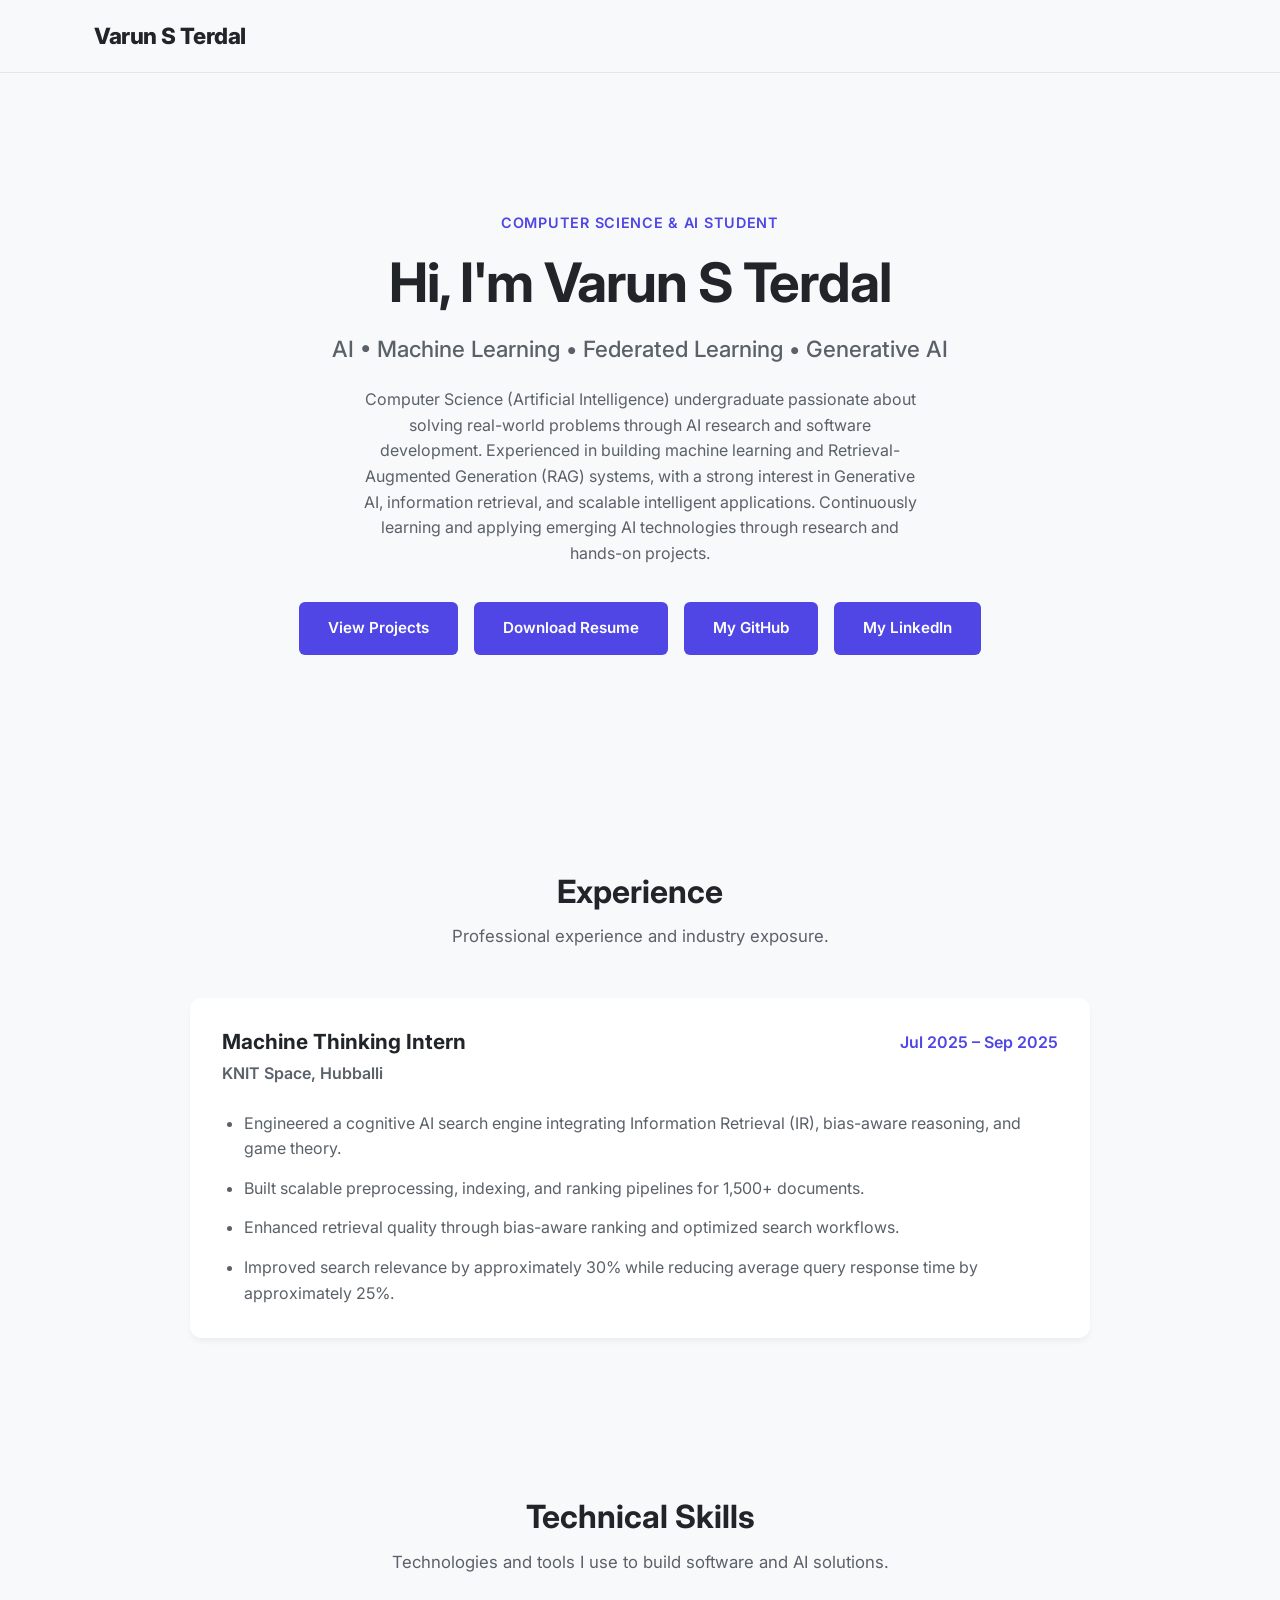
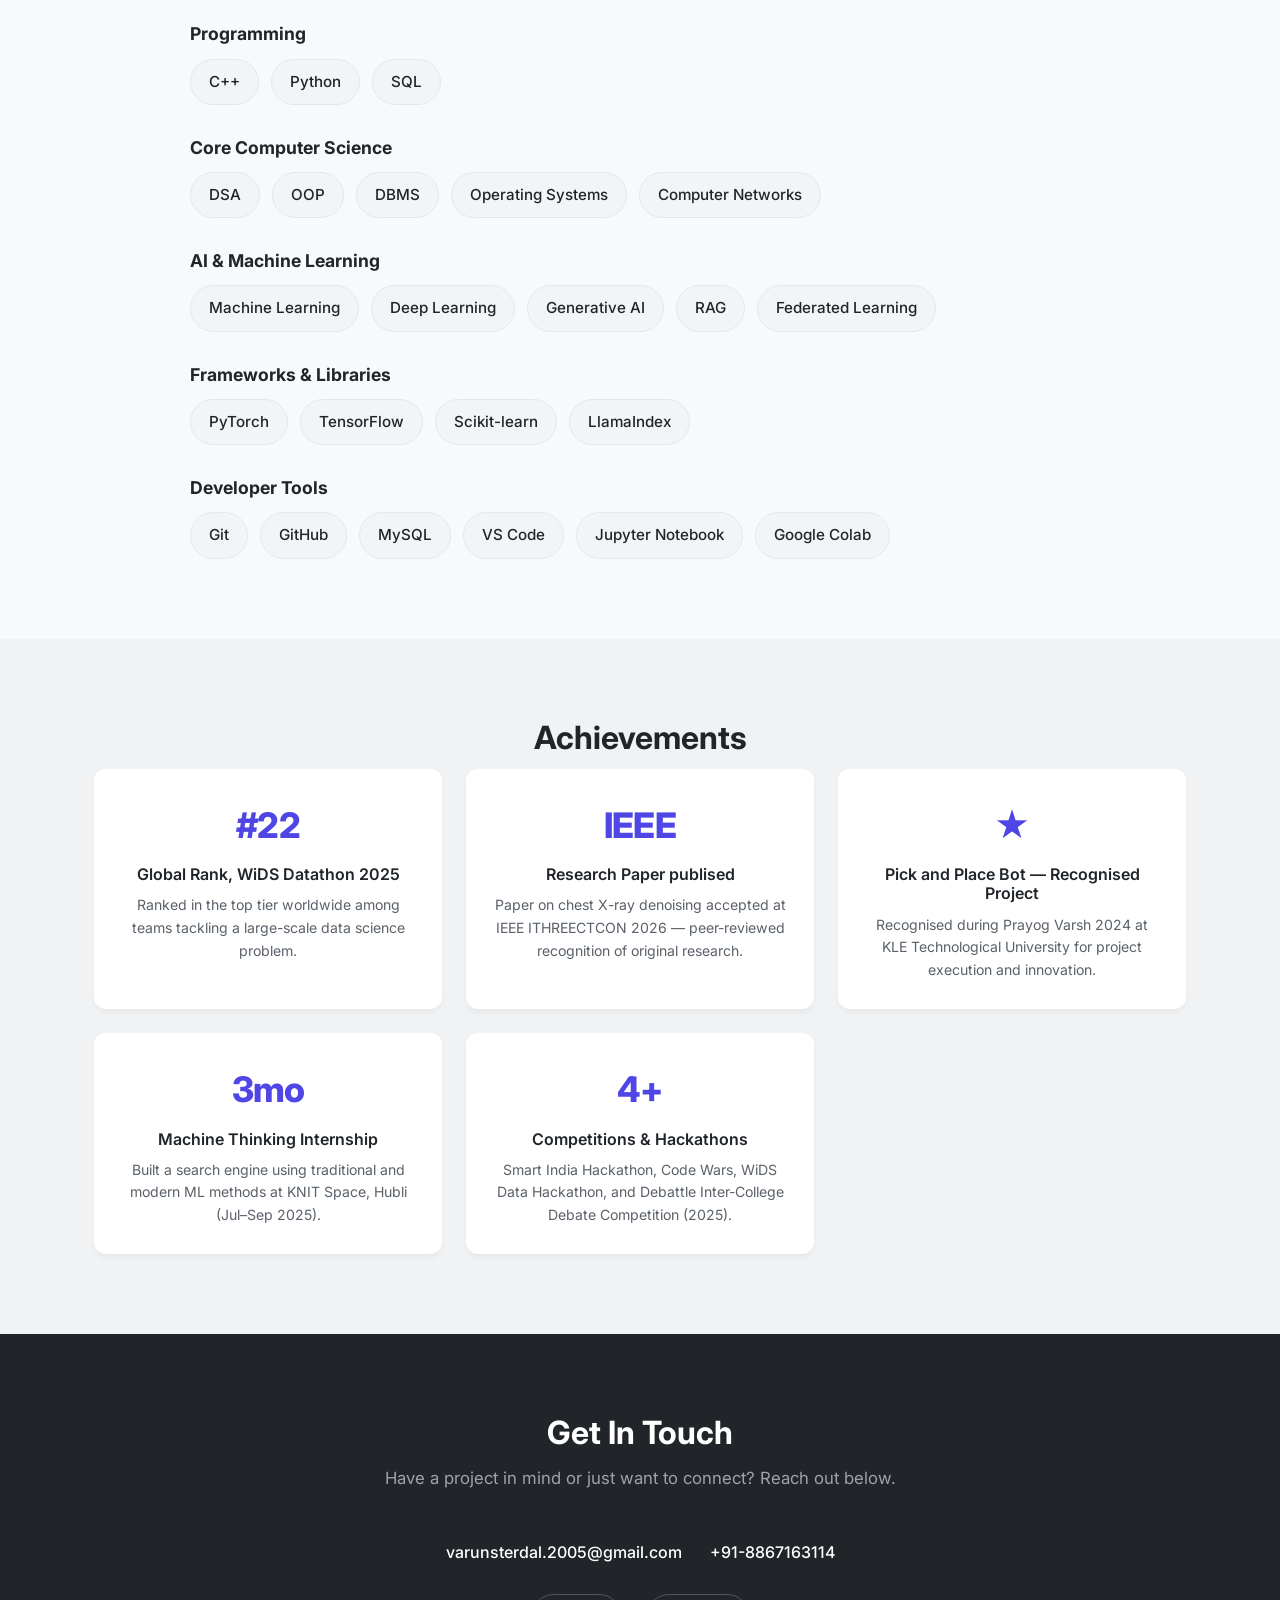
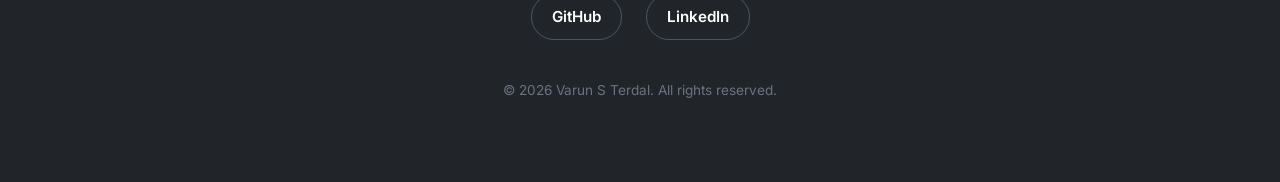
<file: index.html>
<!DOCTYPE html>
<html lang="en">
<head>
<meta charset="UTF-8">
<meta name="viewport" content="width=device-width, initial-scale=1.0">
<title>Varun S Terdal | AI, ML & Cloud Computing Portfolio</title>
<meta name="description" content="Portfolio of Varun S Terdal, Computer Science and AI student. Projects in Federated Learning, Edge AI, Deep Learning, RAG Systems, and Cloud Computing.">
<link rel="preconnect" href="https://fonts.googleapis.com">
<link rel="preconnect" href="https://fonts.gstatic.com" crossorigin>
<link href="https://fonts.googleapis.com/css2?family=Inter:wght@400;500;600;700;800&display=swap" rel="stylesheet">
<link rel="stylesheet" href="style.css">
</head>
<body>

<header class="navbar">
<nav class="navbar__container">
<a href="#hero" class="navbar__logo">Varun S Terdal</a>

<input type="checkbox" id="navToggle" class="navbar__toggle-input">
<label for="navToggle" class="navbar__toggle-label" aria-label="Toggle navigation">
<span></span><span></span><span></span>
</label>

<ul class="navbar__links">
<li><a href="projects/projects.html" class="navbar__link">Projects</a></li>
<li><a href="#skills" class="navbar__link">Skills</a></li>
<li><a href="#achievements" class="navbar__link">Achievements</a></li>
<li><a href="#contact" class="navbar__link">Contact</a></li>
</ul>
</nav>
</header>

<main>

<section id="hero" class="hero">
<div class="hero__container">
<p class="hero__eyebrow">Computer Science & AI Student</p>

<h1 class="hero__heading">Hi, I'm Varun S Terdal</h1>

<p class="hero__subheading">
AI • Machine Learning • Federated Learning • Generative AI
</p>

<p class="hero__description">
Computer Science (Artificial Intelligence) undergraduate passionate about solving real-world problems through AI research and software development. Experienced in building machine learning and Retrieval-Augmented Generation (RAG) systems, with a strong interest in Generative AI, information retrieval, and scalable intelligent applications. Continuously learning and applying emerging AI technologies through research and hands-on projects.
</p>

<div class="hero__actions">
    <a href="projects/projects.html" class="btn btn--filled">
        View Projects
    </a>

    <a href="Resume.pdf"
       class="btn btn--filled"
       target="_blank">
        Download Resume
  </a>

    <a href="https://github.com/varunterdal"
    class="btn btn--filled"
       target="_blank">
        My GitHub
    </a>

    <a href="https://www.linkedin.com/in/varun-terdal-3a1488289"
    class="btn btn--filled"
       target="_blank">
       My LinkedIn
    </a>

</div>
</div>
</section>
<section id="experience" class="experience">

    <div class="section__container">

        <h2 class="section__title">
            Experience
        </h2>

        <p class="section__subtitle">
            Professional experience and industry exposure.
        </p>

        <div class="experience-card">

            <div class="experience-card__header">

                <div>

                    <h3 class="experience-card__title">
                        Machine Thinking Intern
                    </h3>

                    <p class="experience-card__company">
                        KNIT Space, Hubballi
                    </p>

                </div>

                <span class="experience-card__duration">
                    Jul 2025 – Sep 2025
                </span>

            </div>

            <ul class="experience-card__list">

                <li>
                    Engineered a cognitive AI search engine integrating Information Retrieval (IR), bias-aware reasoning, and game theory.
                </li>

                <li>
                    Built scalable preprocessing, indexing, and ranking pipelines for 1,500+ documents.
                </li>

                <li>
                    Enhanced retrieval quality through bias-aware ranking and optimized search workflows.
                </li>

                <li>
                    Improved search relevance by approximately 30% while reducing average query response time by approximately 25%.
                </li>

            </ul>

        </div>

    </div>

</section>
<!-- ============================== -->
    <!-- PROJECTS SECTION               -->
    <!-- ============================== -->

    <!-- ============================== -->
    <!-- SKILLS SECTION                 -->
    <!-- ============================== -->
    <section id="skills" class="skills">

    <div class="section__container">

        <h2 class="section__title">Technical Skills</h2>

        <p class="section__subtitle">
            Technologies and tools I use to build software and AI solutions.
        </p>

        <div class="skills-list">

            <div class="skills-group">
                <h3>Programming</h3>
                <div class="skills-pills">
                    <span class="skill-pill">C++</span>
                    <span class="skill-pill">Python</span>
                    <span class="skill-pill">SQL</span>
                </div>
            </div>

            <div class="skills-group">
                <h3>Core Computer Science</h3>
                <div class="skills-pills">
                    <span class="skill-pill">DSA</span>
                    <span class="skill-pill">OOP</span>
                    <span class="skill-pill">DBMS</span>
                    <span class="skill-pill">Operating Systems</span>
                    <span class="skill-pill">Computer Networks</span>
                </div>
            </div>

            <div class="skills-group">
                <h3>AI & Machine Learning</h3>
                <div class="skills-pills">
                    <span class="skill-pill">Machine Learning</span>
                    <span class="skill-pill">Deep Learning</span>
                    <span class="skill-pill">Generative AI</span>
                    <span class="skill-pill">RAG</span>
                    <span class="skill-pill">Federated Learning</span>
                </div>
            </div>

            <div class="skills-group">
                <h3>Frameworks & Libraries</h3>
                <div class="skills-pills">
                    <span class="skill-pill">PyTorch</span>
                    <span class="skill-pill">TensorFlow</span>
                    <span class="skill-pill">Scikit-learn</span>
                    <span class="skill-pill">LlamaIndex</span>
                </div>
            </div>

            <div class="skills-group">
                <h3>Developer Tools</h3>
                <div class="skills-pills">
                    <span class="skill-pill">Git</span>
                    <span class="skill-pill">GitHub</span>
                    <span class="skill-pill">MySQL</span>
                    <span class="skill-pill">VS Code</span>
                    <span class="skill-pill">Jupyter Notebook</span>
                    <span class="skill-pill">Google Colab</span>
                </div>
            </div>

        </div>

    </div>

</section>
<section id="achievements" class="achievements">
      <div class="section__container">
        <h2 class="section__title">Achievements</h2>
        <div class="achievements__grid">

          <div class="achievement-card achievement-card--stat">
            <span class="achievement-card__stat">#22</span>
            <h3 class="achievement-card__title">Global Rank, WiDS Datathon 2025</h3>
            <p class="achievement-card__desc">Ranked in the top tier worldwide among teams tackling a large-scale data science problem.</p>
          </div>

          <div class="achievement-card achievement-card--stat">
            <span class="achievement-card__stat">IEEE</span>
            <h3 class="achievement-card__title">Research Paper publised</h3>
            <p class="achievement-card__desc">Paper on chest X-ray denoising accepted at IEEE ITHREECTCON 2026 — peer-reviewed recognition of original research.</p>
          </div>

          <div class="achievement-card achievement-card--stat">
            <span class="achievement-card__stat">★</span>
            <h3 class="achievement-card__title">Pick and Place Bot — Recognised Project</h3>
            <p class="achievement-card__desc">Recognised during Prayog Varsh 2024 at KLE Technological University for project execution and innovation.</p>
          </div>

          <div class="achievement-card achievement-card--stat">
            <span class="achievement-card__stat">3mo</span>
            <h3 class="achievement-card__title">Machine Thinking Internship</h3>
            <p class="achievement-card__desc">Built a search engine using traditional and modern ML methods at KNIT Space, Hubli (Jul–Sep 2025).</p>
          </div>

          <div class="achievement-card achievement-card--stat">
            <span class="achievement-card__stat">4+</span>
            <h3 class="achievement-card__title">Competitions &amp; Hackathons</h3>
            <p class="achievement-card__desc">Smart India Hackathon, Code Wars, WiDS Data Hackathon, and Debattle Inter-College Debate Competition (2025).</p>
          </div>

        </div>
      </div>
    </section>

</main>

<!-- ============================== -->
  <!-- CONTACT / FOOTER SECTION       -->
  <!-- ============================== -->
  <footer id="contact" class="contact">
    <div class="section__container">
      <h2 class="section__title">Get In Touch</h2>
      <p class="section__subtitle">Have a project in mind or just want to connect? Reach out below.</p>

      <!--
        FUTURE PHASE NOTE:
        This will become a live contact form. Structure kept ready:
        <form id="contactForm" action="" method="POST">...</form>
      -->
      <div class="contact__info">
        <a href="mailto:varunsterdal.2005@gmail.com" class="contact__link">varunsterdal.2005@gmail.com</a>
        <a href="tel:+918867163114" class="contact__link">+91-8867163114</a>
      </div>

      <div class="contact__social">
        <a href="https://github.com/varunterdal" target="_blank" rel="noopener noreferrer" class="contact__social-link">GitHub</a>
        <a href="https://www.linkedin.com/in/varun-terdal-3a1488289" target="_blank" rel="noopener noreferrer" class="contact__social-link">LinkedIn</a>
      </div>

      <p class="contact__copyright">&copy; <span id="year">2026</span> Varun S Terdal. All rights reserved.</p>
    </div>
  </footer>

  <!-- Minimal JS: dynamic year + mobile nav auto-close on link click -->
<script src="script.js"></script>

</body>
</html>
</file>
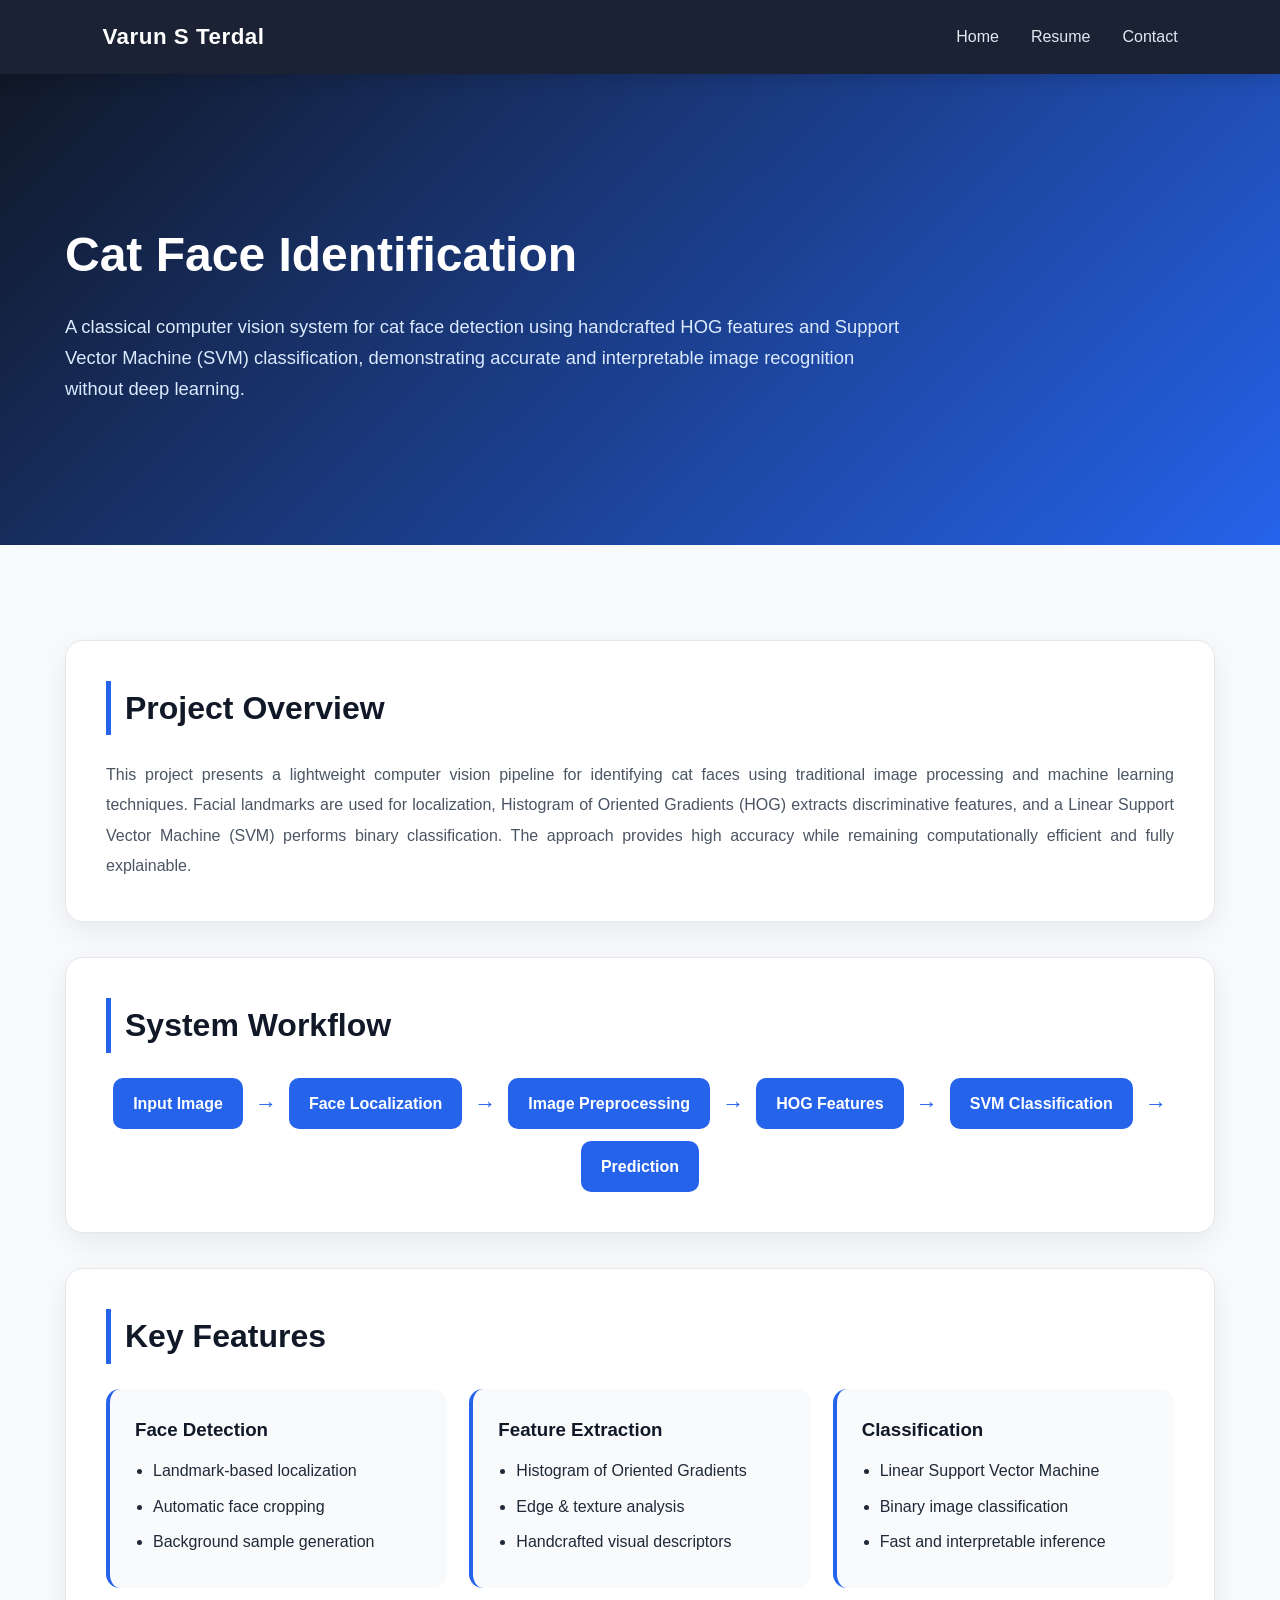
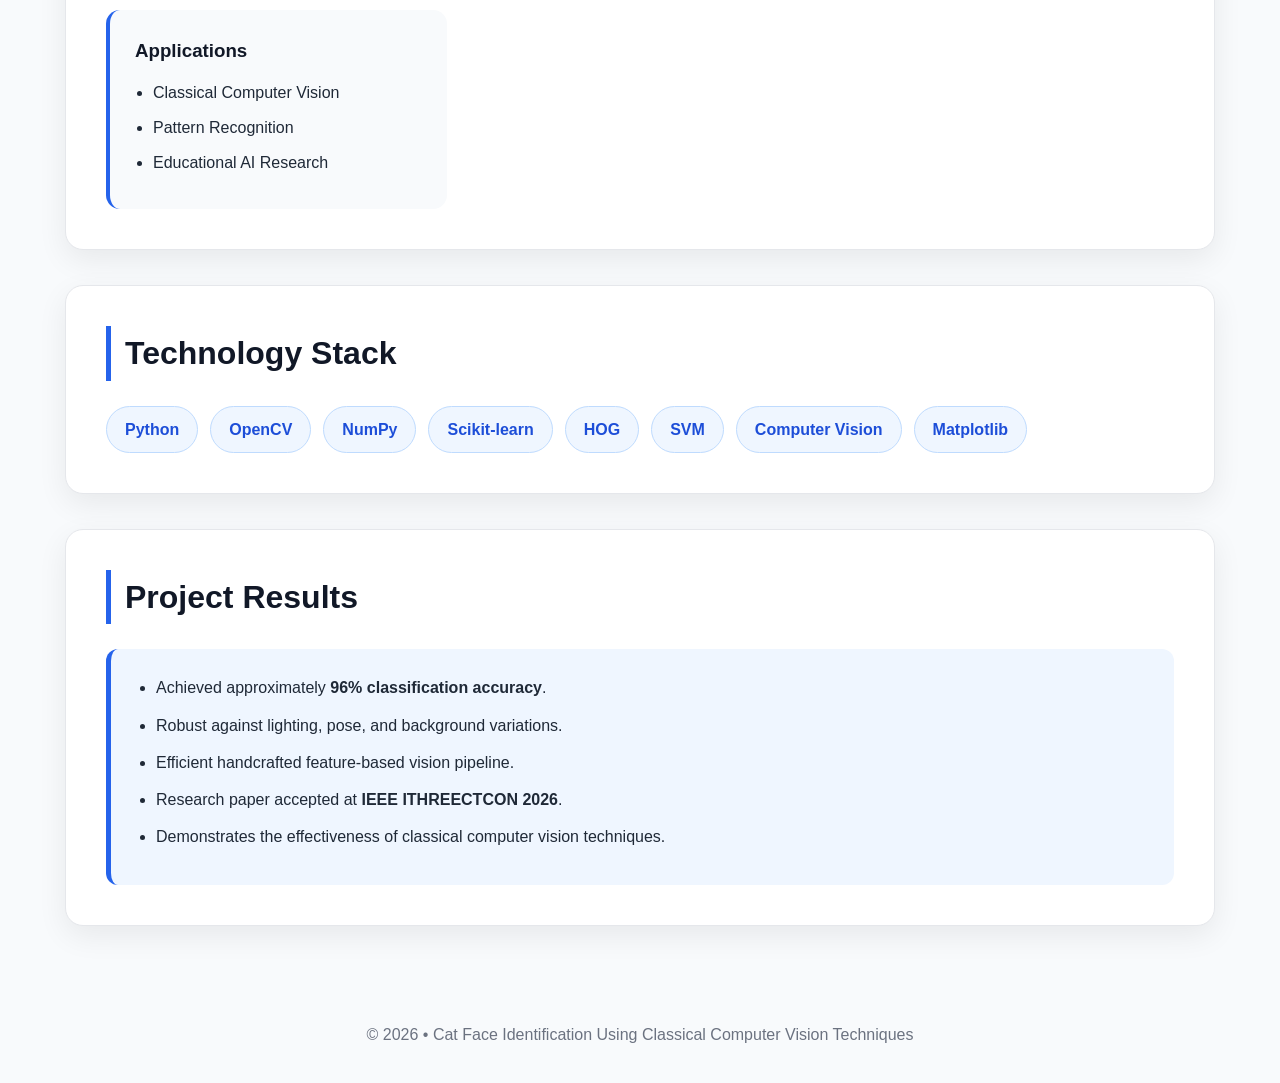
<file: projects/catface.html>
<!DOCTYPE html>
<html lang="en">
<head>
    <nav class="navbar__container">

        <a href="../index.html" class="navbar__logo">

            Varun S Terdal

        </a>

        <ul class="navbar__links">

            <li><a href="../index.html">Home</a></li>

            <li><a href="../Resume.pdf" target="_blank">Resume</a></li>

            <li><a href="../index.html#contact">Contact</a></li>

        </ul>

    </nav>

<meta charset="UTF-8">
<meta name="viewport" content="width=device-width, initial-scale=1.0">
<title>Cat Face Identification | Classical Computer Vision</title>

<style>

/* =========================
   GLOBAL
========================= */

*{
    margin:0;
    padding:0;
    box-sizing:border-box;
    font-family:'Inter','Segoe UI',sans-serif;
}

body{
    background:#f8fafc;
    color:#1f2937;
    line-height:1.7;
}


/* =========================
   NAVBAR
========================= */

.navbar__container{

    position:sticky;
    top:0;
    z-index:1000;

    display:flex;
    justify-content:space-between;
    align-items:center;

    width:100%;
    padding:18px 8%;

    background:rgba(15,23,42,.95);
    backdrop-filter:blur(12px);

    box-shadow:0 4px 18px rgba(0,0,0,.15);
}


.navbar__logo{

    text-decoration:none;
    color:white;

    font-size:1.4rem;
    font-weight:700;

    letter-spacing:.5px;

    transition:.3s;
}


.navbar__logo:hover{
    color:#60a5fa;
}


.navbar__links{

    display:flex;
    gap:32px;

    list-style:none;
}


.navbar__links a{

    text-decoration:none;

    color:#e2e8f0;

    font-weight:500;

    position:relative;

    transition:.3s;
}


.navbar__links a:hover{
    color:#60a5fa;
}


.navbar__links a::after{

    content:"";

    position:absolute;

    left:0;
    bottom:-6px;

    width:0;
    height:2px;

    background:#60a5fa;

    transition:.3s;
}


.navbar__links a:hover::after{
    width:100%;
}



/* =========================
   MAIN CONTAINER
========================= */


.container{

    width:min(1150px,90%);

    margin:auto;

    padding:60px 0;
}



/* =========================
   HERO SECTION
========================= */


.hero{

    background:linear-gradient(135deg,#111827,#2563eb);

    color:white;

    padding:80px 0;

}


.hero h1{

    font-size:3rem;

    font-weight:800;

    margin-bottom:15px;

}


.hero p{

    max-width:850px;

    font-size:1.15rem;

    color:#dbeafe;

}



/* =========================
   CONTENT CARDS
========================= */


.card{

    background:white;

    padding:40px;

    border-radius:18px;

    margin-top:35px;

    border:1px solid #e5e7eb;

    box-shadow:
    0 10px 30px rgba(0,0,0,.07);

}



.section-title{

    font-size:2rem;

    color:#111827;

    margin-bottom:25px;

    border-left:5px solid #2563eb;

    padding-left:14px;

}



.card p{

    color:#4b5563;

    text-align:justify;

    line-height:1.9;

}



/* =========================
   FEATURE GRID
========================= */


.grid{

    display:grid;

    grid-template-columns:
    repeat(auto-fit,minmax(280px,1fr));

    gap:22px;

}


.box{

    background:#f8fafc;

    padding:25px;

    border-radius:14px;

    border-left:4px solid #2563eb;

    transition:.3s;

}


.box:hover{

    transform:translateY(-5px);

    box-shadow:0 10px 25px rgba(0,0,0,.08);

}


.box h3{

    margin-bottom:12px;

    color:#111827;

}


.box ul{

    padding-left:18px;

}


.box li{

    margin-bottom:8px;

}



/* =========================
   WORKFLOW
========================= */


.workflow{

    display:flex;

    flex-wrap:wrap;

    justify-content:center;

    align-items:center;

    gap:12px;

}


.step{

    background:#2563eb;

    color:white;

    padding:12px 20px;

    border-radius:10px;

    font-weight:600;

}


.arrow{

    color:#2563eb;

    font-size:22px;

}



/* =========================
   TECHNOLOGY TAGS
========================= */


.tech{

    display:flex;

    flex-wrap:wrap;

    gap:12px;

}


.tech span{

    background:#eff6ff;

    color:#1d4ed8;

    padding:9px 18px;

    border-radius:30px;

    font-weight:600;

    border:1px solid #bfdbfe;

}



/* =========================
   RESULTS
========================= */


.result{

    background:#eff6ff;

    border-left:5px solid #2563eb;

    padding:25px;

    border-radius:12px;

}


.result ul{

    padding-left:20px;

}


.result li{

    margin-bottom:10px;

}



/* =========================
   FOOTER
========================= */


.footer{

    text-align:center;

    padding:35px;

    color:#6b7280;

}



/* =========================
   RESPONSIVE
========================= */


@media(max-width:768px){

    .navbar__container{

        flex-direction:column;

        gap:15px;

    }


    .navbar__links{

        gap:18px;

        flex-wrap:wrap;

        justify-content:center;

    }


    .hero h1{

        font-size:2.2rem;

    }


    .card{

        padding:25px;

    }


    .arrow{

        display:none;

    }

}

</style>
</head>
<body>

<section class="hero">
<div class="container">
<h1>Cat Face Identification</h1>
<p>A classical computer vision system for cat face detection using handcrafted HOG features and Support Vector Machine (SVM) classification, demonstrating accurate and interpretable image recognition without deep learning.</p>
</div>
</section>

<div class="container">

<div class="card">
<h2 class="section-title">Project Overview</h2>
<p style="text-align:justify;">
This project presents a lightweight computer vision pipeline for identifying cat faces using traditional image processing and machine learning techniques. Facial landmarks are used for localization, Histogram of Oriented Gradients (HOG) extracts discriminative features, and a Linear Support Vector Machine (SVM) performs binary classification. The approach provides high accuracy while remaining computationally efficient and fully explainable.
</p>
</div>

<div class="card">
<h2 class="section-title">System Workflow</h2>

<div class="workflow">
<div class="step">Input Image</div>
<div class="arrow">→</div>
<div class="step">Face Localization</div>
<div class="arrow">→</div>
<div class="step">Image Preprocessing</div>
<div class="arrow">→</div>
<div class="step">HOG Features</div>
<div class="arrow">→</div>
<div class="step">SVM Classification</div>
<div class="arrow">→</div>
<div class="step">Prediction</div>
</div>

</div>

<div class="card">
<h2 class="section-title">Key Features</h2>

<div class="grid">

<div class="box">
<h3>Face Detection</h3>
<ul>
<li>Landmark-based localization</li>
<li>Automatic face cropping</li>
<li>Background sample generation</li>
</ul>
</div>

<div class="box">
<h3>Feature Extraction</h3>
<ul>
<li>Histogram of Oriented Gradients</li>
<li>Edge & texture analysis</li>
<li>Handcrafted visual descriptors</li>
</ul>
</div>

<div class="box">
<h3>Classification</h3>
<ul>
<li>Linear Support Vector Machine</li>
<li>Binary image classification</li>
<li>Fast and interpretable inference</li>
</ul>
</div>

<div class="box">
<h3>Applications</h3>
<ul>
<li>Classical Computer Vision</li>
<li>Pattern Recognition</li>
<li>Educational AI Research</li>
</ul>
</div>

</div>

</div>

<div class="card">
<h2 class="section-title">Technology Stack</h2>

<div class="tech">
<span>Python</span>
<span>OpenCV</span>
<span>NumPy</span>
<span>Scikit-learn</span>
<span>HOG</span>
<span>SVM</span>
<span>Computer Vision</span>
<span>Matplotlib</span>
</div>

</div>

<div class="card">
<h2 class="section-title">Project Results</h2>

<div class="result">
<ul>
<li>Achieved approximately <strong>96% classification accuracy</strong>.</li>
<li>Robust against lighting, pose, and background variations.</li>
<li>Efficient handcrafted feature-based vision pipeline.</li>
<li>Research paper accepted at <strong>IEEE ITHREECTCON 2026</strong>.</li>
<li>Demonstrates the effectiveness of classical computer vision techniques.</li>
</ul>
</div>

</div>

</div>

<div class="footer">
© 2026 • Cat Face Identification Using Classical Computer Vision Techniques
</div>

</body>
</html>
</file>
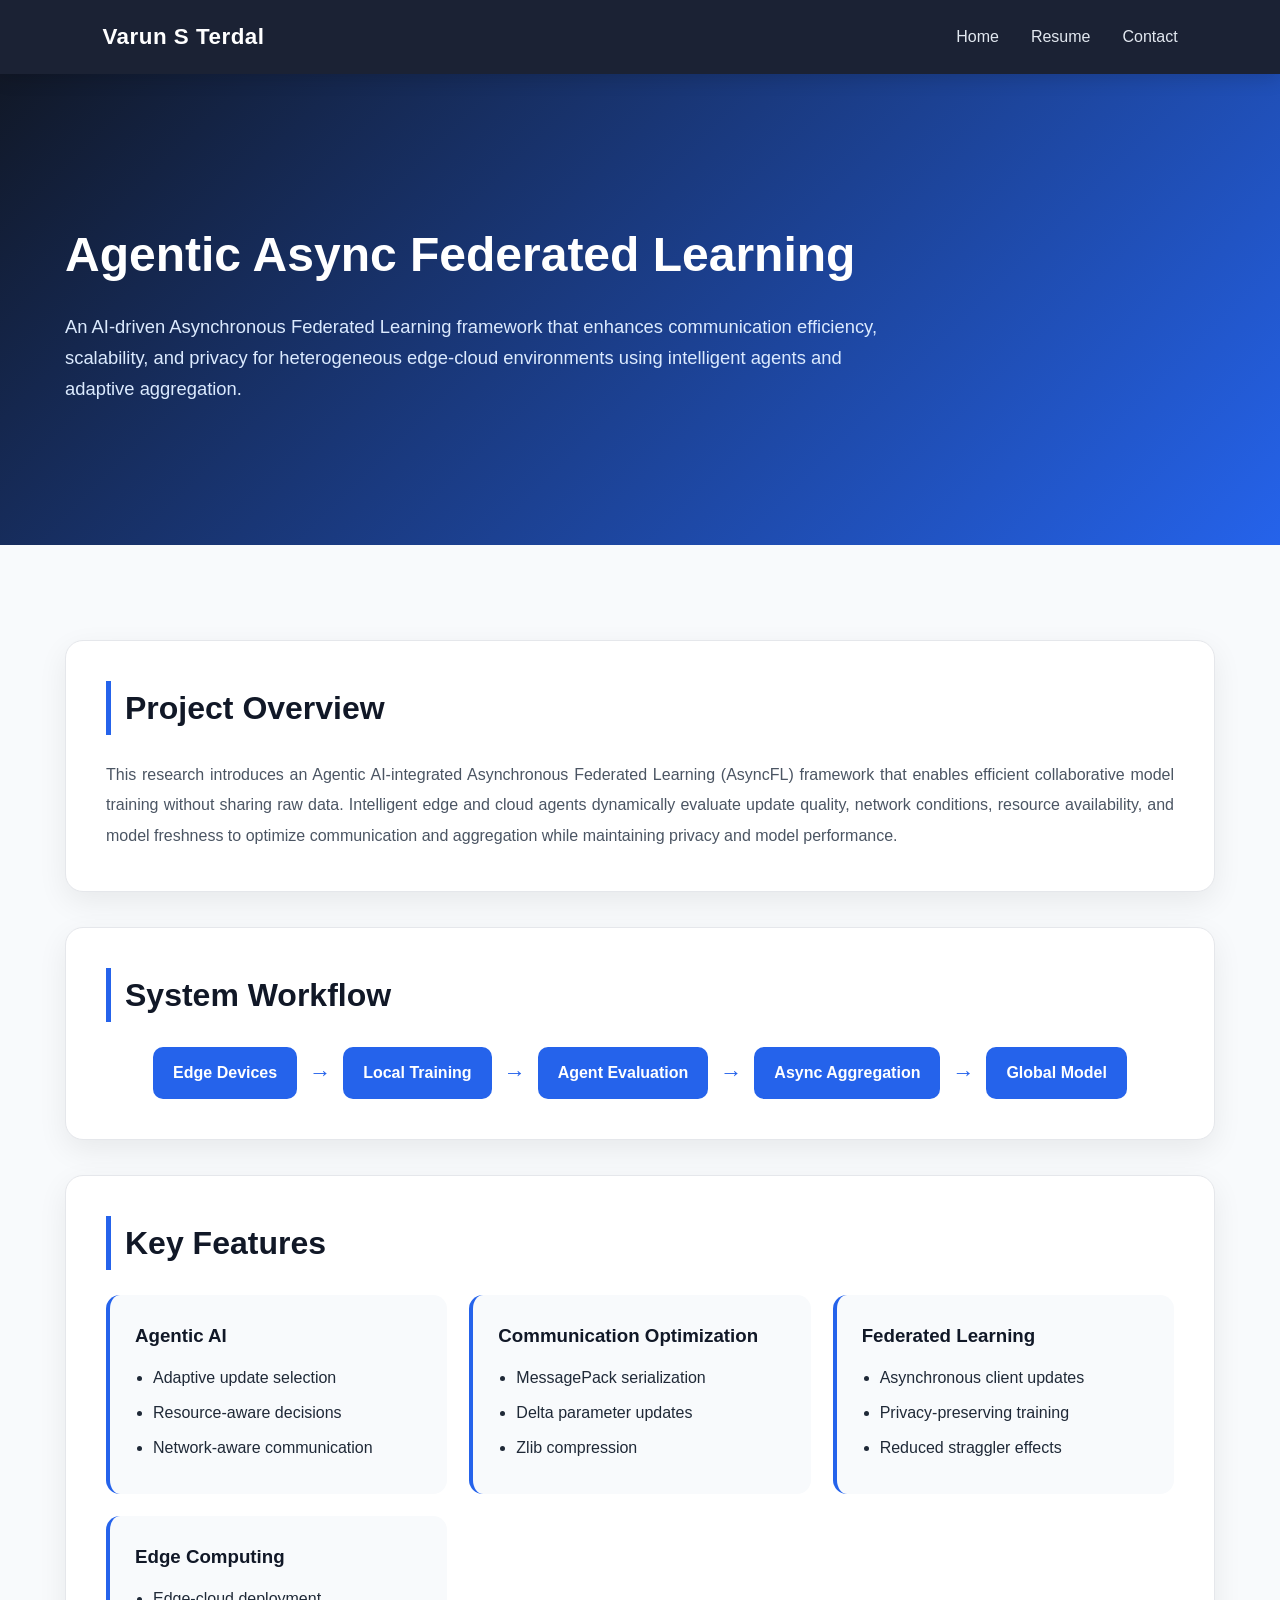
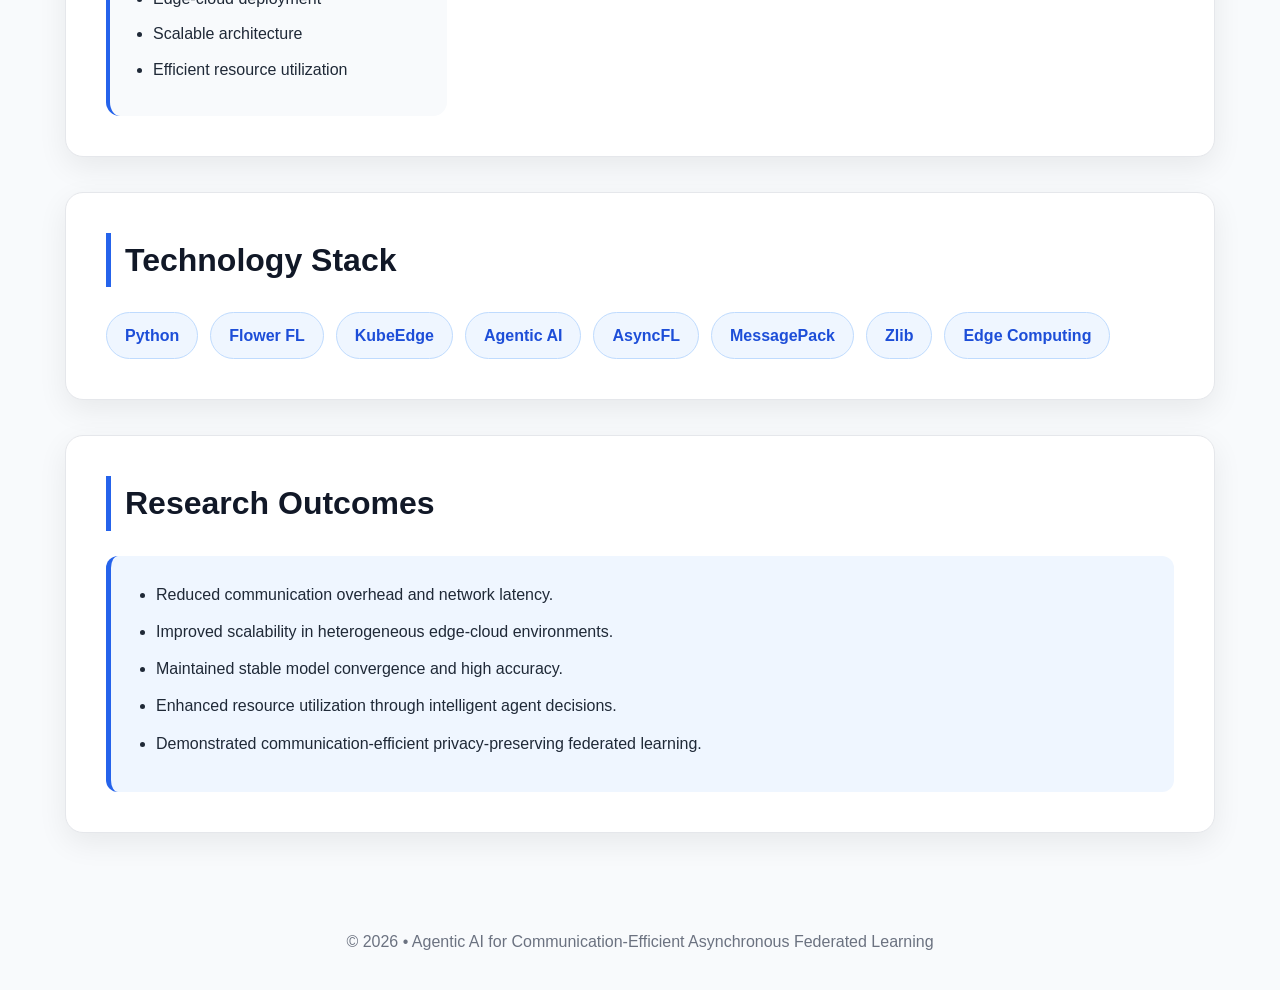
<file: projects/ecloud.html>
<!DOCTYPE html>
<html lang="en">
<head>
    <nav class="navbar__container">

        <a href="../index.html" class="navbar__logo">

            Varun S Terdal

        </a>

        <ul class="navbar__links">

            <li><a href="../index.html">Home</a></li>

            <li><a href="../Resume.pdf" target="_blank">Resume</a></li>

            <li><a href="../index.html#contact">Contact</a></li>

        </ul>

    </nav>

<meta charset="UTF-8">
<meta name="viewport" content="width=device-width, initial-scale=1.0">
<title>Agentic Async Federated Learning</title>

<style>

/* =========================
   GLOBAL
========================= */

*{
    margin:0;
    padding:0;
    box-sizing:border-box;
    font-family:'Inter','Segoe UI',sans-serif;
}

body{
    background:#f8fafc;
    color:#1f2937;
    line-height:1.7;
}


/* =========================
   NAVBAR
========================= */

.navbar__container{

    position:sticky;
    top:0;
    z-index:1000;

    display:flex;
    justify-content:space-between;
    align-items:center;

    width:100%;
    padding:18px 8%;

    background:rgba(15,23,42,.95);
    backdrop-filter:blur(12px);

    box-shadow:0 4px 18px rgba(0,0,0,.15);
}


.navbar__logo{

    text-decoration:none;
    color:white;

    font-size:1.4rem;
    font-weight:700;

    letter-spacing:.5px;

    transition:.3s;
}


.navbar__logo:hover{
    color:#60a5fa;
}


.navbar__links{

    display:flex;
    gap:32px;

    list-style:none;
}


.navbar__links a{

    text-decoration:none;

    color:#e2e8f0;

    font-weight:500;

    position:relative;

    transition:.3s;
}


.navbar__links a:hover{
    color:#60a5fa;
}


.navbar__links a::after{

    content:"";

    position:absolute;

    left:0;
    bottom:-6px;

    width:0;
    height:2px;

    background:#60a5fa;

    transition:.3s;
}


.navbar__links a:hover::after{
    width:100%;
}



/* =========================
   MAIN CONTAINER
========================= */


.container{

    width:min(1150px,90%);

    margin:auto;

    padding:60px 0;
}



/* =========================
   HERO SECTION
========================= */


.hero{

    background:linear-gradient(135deg,#111827,#2563eb);

    color:white;

    padding:80px 0;

}


.hero h1{

    font-size:3rem;

    font-weight:800;

    margin-bottom:15px;

}


.hero p{

    max-width:850px;

    font-size:1.15rem;

    color:#dbeafe;

}



/* =========================
   CONTENT CARDS
========================= */


.card{

    background:white;

    padding:40px;

    border-radius:18px;

    margin-top:35px;

    border:1px solid #e5e7eb;

    box-shadow:
    0 10px 30px rgba(0,0,0,.07);

}



.section-title{

    font-size:2rem;

    color:#111827;

    margin-bottom:25px;

    border-left:5px solid #2563eb;

    padding-left:14px;

}



.card p{

    color:#4b5563;

    text-align:justify;

    line-height:1.9;

}



/* =========================
   FEATURE GRID
========================= */


.grid{

    display:grid;

    grid-template-columns:
    repeat(auto-fit,minmax(280px,1fr));

    gap:22px;

}


.box{

    background:#f8fafc;

    padding:25px;

    border-radius:14px;

    border-left:4px solid #2563eb;

    transition:.3s;

}


.box:hover{

    transform:translateY(-5px);

    box-shadow:0 10px 25px rgba(0,0,0,.08);

}


.box h3{

    margin-bottom:12px;

    color:#111827;

}


.box ul{

    padding-left:18px;

}


.box li{

    margin-bottom:8px;

}



/* =========================
   WORKFLOW
========================= */


.workflow{

    display:flex;

    flex-wrap:wrap;

    justify-content:center;

    align-items:center;

    gap:12px;

}


.step{

    background:#2563eb;

    color:white;

    padding:12px 20px;

    border-radius:10px;

    font-weight:600;

}


.arrow{

    color:#2563eb;

    font-size:22px;

}



/* =========================
   TECHNOLOGY TAGS
========================= */


.tech{

    display:flex;

    flex-wrap:wrap;

    gap:12px;

}


.tech span{

    background:#eff6ff;

    color:#1d4ed8;

    padding:9px 18px;

    border-radius:30px;

    font-weight:600;

    border:1px solid #bfdbfe;

}



/* =========================
   RESULTS
========================= */


.result{

    background:#eff6ff;

    border-left:5px solid #2563eb;

    padding:25px;

    border-radius:12px;

}


.result ul{

    padding-left:20px;

}


.result li{

    margin-bottom:10px;

}



/* =========================
   FOOTER
========================= */


.footer{

    text-align:center;

    padding:35px;

    color:#6b7280;

}



/* =========================
   RESPONSIVE
========================= */


@media(max-width:768px){

    .navbar__container{

        flex-direction:column;

        gap:15px;

    }


    .navbar__links{

        gap:18px;

        flex-wrap:wrap;

        justify-content:center;

    }


    .hero h1{

        font-size:2.2rem;

    }


    .card{

        padding:25px;

    }


    .arrow{

        display:none;

    }

}

</style>
</head>
<body>

<section class="hero">
<div class="container">
<h1>Agentic Async Federated Learning</h1>
<p>An AI-driven Asynchronous Federated Learning framework that enhances communication efficiency, scalability, and privacy for heterogeneous edge-cloud environments using intelligent agents and adaptive aggregation.</p>
</div>
</section>

<div class="container">

<div class="card">
<h2 class="section-title">Project Overview</h2>
<p style="text-align:justify;">
This research introduces an Agentic AI-integrated Asynchronous Federated Learning (AsyncFL) framework that enables efficient collaborative model training without sharing raw data. Intelligent edge and cloud agents dynamically evaluate update quality, network conditions, resource availability, and model freshness to optimize communication and aggregation while maintaining privacy and model performance.
</p>
</div>

<div class="card">
<h2 class="section-title">System Workflow</h2>

<div class="workflow">
<div class="step">Edge Devices</div>
<div class="arrow">→</div>
<div class="step">Local Training</div>
<div class="arrow">→</div>
<div class="step">Agent Evaluation</div>
<div class="arrow">→</div>
<div class="step">Async Aggregation</div>
<div class="arrow">→</div>
<div class="step">Global Model</div>
</div>

</div>

<div class="card">
<h2 class="section-title">Key Features</h2>

<div class="grid">

<div class="box">
<h3>Agentic AI</h3>
<ul>
<li>Adaptive update selection</li>
<li>Resource-aware decisions</li>
<li>Network-aware communication</li>
</ul>
</div>

<div class="box">
<h3>Communication Optimization</h3>
<ul>
<li>MessagePack serialization</li>
<li>Delta parameter updates</li>
<li>Zlib compression</li>
</ul>
</div>

<div class="box">
<h3>Federated Learning</h3>
<ul>
<li>Asynchronous client updates</li>
<li>Privacy-preserving training</li>
<li>Reduced straggler effects</li>
</ul>
</div>

<div class="box">
<h3>Edge Computing</h3>
<ul>
<li>Edge-cloud deployment</li>
<li>Scalable architecture</li>
<li>Efficient resource utilization</li>
</ul>
</div>

</div>

</div>

<div class="card">
<h2 class="section-title">Technology Stack</h2>

<div class="tech">
<span>Python</span>
<span>Flower FL</span>
<span>KubeEdge</span>
<span>Agentic AI</span>
<span>AsyncFL</span>
<span>MessagePack</span>
<span>Zlib</span>
<span>Edge Computing</span>
</div>

</div>

<div class="card">
<h2 class="section-title">Research Outcomes</h2>

<div class="result">
<ul>
<li>Reduced communication overhead and network latency.</li>
<li>Improved scalability in heterogeneous edge-cloud environments.</li>
<li>Maintained stable model convergence and high accuracy.</li>
<li>Enhanced resource utilization through intelligent agent decisions.</li>
<li>Demonstrated communication-efficient privacy-preserving federated learning.</li>
</ul>
</div>

</div>

</div>

<div class="footer">
© 2026 • Agentic AI for Communication-Efficient Asynchronous Federated Learning
</div>

</body>
</html>
</file>
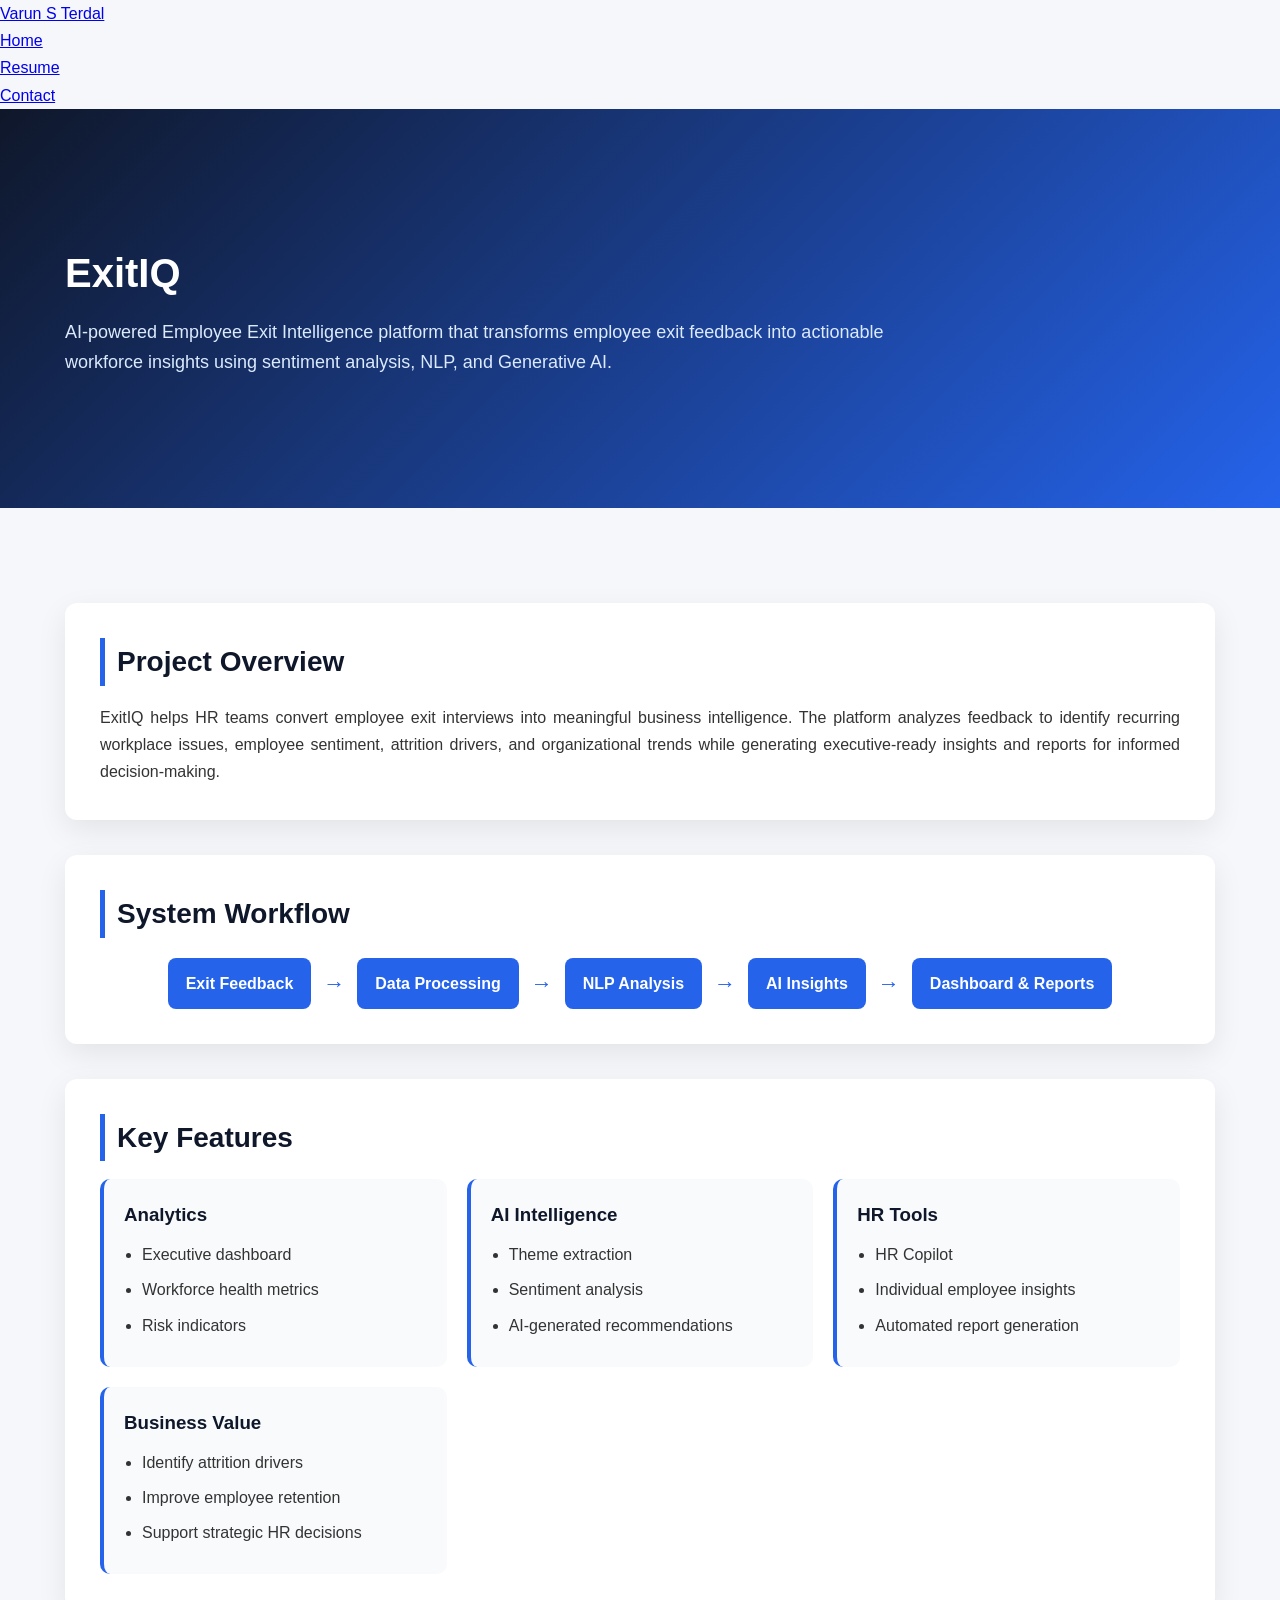
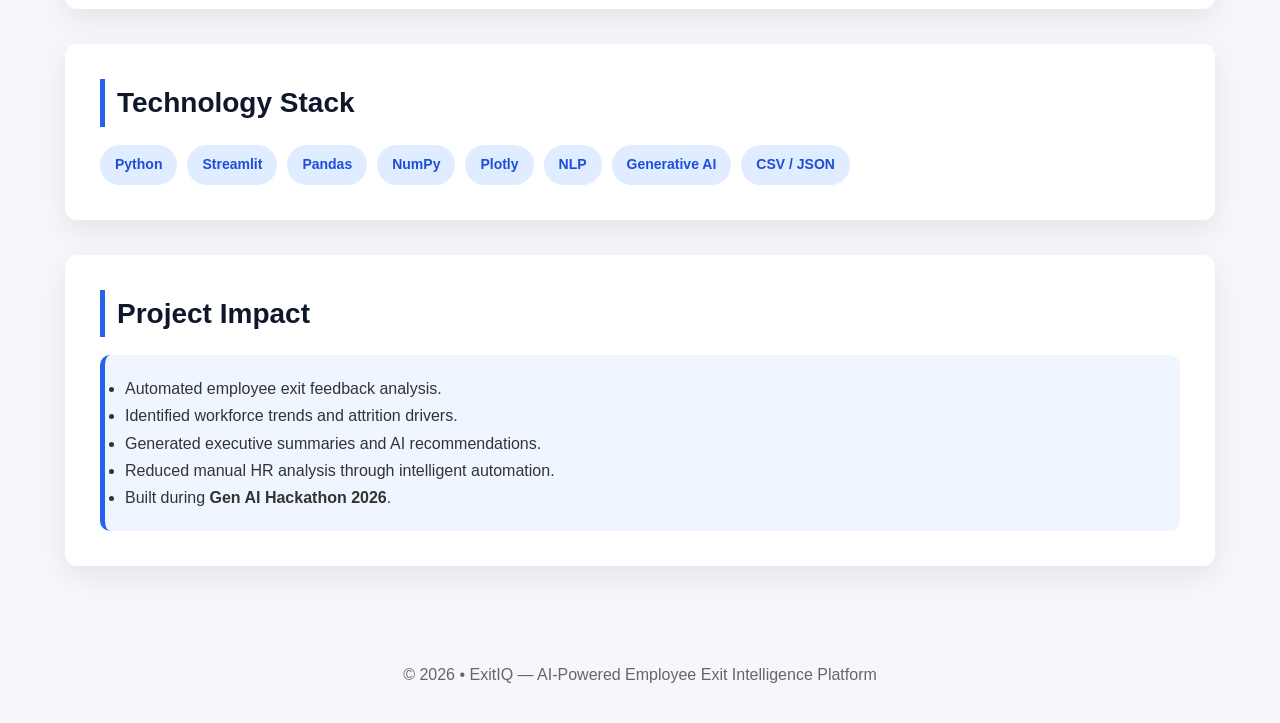
<file: projects/exitiq.html>
<!DOCTYPE html>
<html lang="en">
<head>
    <nav class="navbar__container">

        <a href="../index.html" class="navbar__logo">

            Varun S Terdal

        </a>

        <ul class="navbar__links">

            <li><a href="../index.html">Home</a></li>

            <li><a href="../Resume.pdf" target="_blank">Resume</a></li>

            <li><a href="../index.html#contact">Contact</a></li>

        </ul>

    </nav>

<meta charset="UTF-8">
<meta name="viewport" content="width=device-width, initial-scale=1.0">
<title>ExitIQ | AI-Powered Employee Exit Intelligence</title>

<style>
*{margin:0;padding:0;box-sizing:border-box;font-family:'Segoe UI',sans-serif;}
body{background:#f5f7fa;color:#333;line-height:1.7;}
.container{width:90%;max-width:1150px;margin:auto;padding:60px 0;}
.hero{background:linear-gradient(135deg,#0f172a,#2563eb);color:#fff;padding:70px 0;}
.hero h1{font-size:40px;margin-bottom:10px;}
.hero p{max-width:850px;color:#dbeafe;font-size:18px;}
.card{background:#fff;padding:35px;border-radius:12px;margin-top:35px;box-shadow:0 10px 30px rgba(0,0,0,.08);}
.section-title{font-size:28px;color:#0f172a;margin-bottom:18px;border-left:5px solid #2563eb;padding-left:12px;}
.grid{display:grid;grid-template-columns:repeat(auto-fit,minmax(280px,1fr));gap:20px;}
.box{background:#f8fafc;padding:20px;border-radius:10px;border-left:4px solid #2563eb;}
.box h3{margin-bottom:10px;color:#0f172a;}
.box ul{padding-left:18px;}
.box li{margin-bottom:8px;}
.workflow{display:flex;flex-wrap:wrap;justify-content:center;gap:12px;margin-top:20px;}
.step{background:#2563eb;color:#fff;padding:12px 18px;border-radius:8px;font-weight:600;}
.arrow{display:flex;align-items:center;font-size:22px;color:#2563eb;}
.tech{display:flex;flex-wrap:wrap;gap:10px;margin-top:15px;}
.tech span{background:#e0ecff;color:#1d4ed8;padding:8px 15px;border-radius:25px;font-size:14px;font-weight:600;}
.result{background:#eff6ff;border-left:5px solid #2563eb;padding:20px;border-radius:10px;}
.footer{text-align:center;padding:35px;color:#666;}
@media(max-width:768px){.arrow{display:none;}.hero h1{font-size:32px;}}
</style>

</head>
<body>

<section class="hero">
<div class="container">
<h1>ExitIQ</h1>
<p>AI-powered Employee Exit Intelligence platform that transforms employee exit feedback into actionable workforce insights using sentiment analysis, NLP, and Generative AI.</p>
</div>
</section>

<div class="container">

<div class="card">
<h2 class="section-title">Project Overview</h2>
<p style="text-align:justify;">
ExitIQ helps HR teams convert employee exit interviews into meaningful business intelligence. The platform analyzes feedback to identify recurring workplace issues, employee sentiment, attrition drivers, and organizational trends while generating executive-ready insights and reports for informed decision-making.
</p>
</div>

<div class="card">
<h2 class="section-title">System Workflow</h2>

<div class="workflow">
<div class="step">Exit Feedback</div>
<div class="arrow">→</div>
<div class="step">Data Processing</div>
<div class="arrow">→</div>
<div class="step">NLP Analysis</div>
<div class="arrow">→</div>
<div class="step">AI Insights</div>
<div class="arrow">→</div>
<div class="step">Dashboard & Reports</div>
</div>

</div>

<div class="card">
<h2 class="section-title">Key Features</h2>

<div class="grid">

<div class="box">
<h3>Analytics</h3>
<ul>
<li>Executive dashboard</li>
<li>Workforce health metrics</li>
<li>Risk indicators</li>
</ul>
</div>

<div class="box">
<h3>AI Intelligence</h3>
<ul>
<li>Theme extraction</li>
<li>Sentiment analysis</li>
<li>AI-generated recommendations</li>
</ul>
</div>

<div class="box">
<h3>HR Tools</h3>
<ul>
<li>HR Copilot</li>
<li>Individual employee insights</li>
<li>Automated report generation</li>
</ul>
</div>

<div class="box">
<h3>Business Value</h3>
<ul>
<li>Identify attrition drivers</li>
<li>Improve employee retention</li>
<li>Support strategic HR decisions</li>
</ul>
</div>

</div>

</div>

<div class="card">
<h2 class="section-title">Technology Stack</h2>

<div class="tech">
<span>Python</span>
<span>Streamlit</span>
<span>Pandas</span>
<span>NumPy</span>
<span>Plotly</span>
<span>NLP</span>
<span>Generative AI</span>
<span>CSV / JSON</span>
</div>

</div>

<div class="card">
<h2 class="section-title">Project Impact</h2>

<div class="result">
<ul>
<li>Automated employee exit feedback analysis.</li>
<li>Identified workforce trends and attrition drivers.</li>
<li>Generated executive summaries and AI recommendations.</li>
<li>Reduced manual HR analysis through intelligent automation.</li>
<li>Built during <strong>Gen AI Hackathon 2026</strong>.</li>
</ul>
</div>

</div>

</div>

<div class="footer">
© 2026 • ExitIQ — AI-Powered Employee Exit Intelligence Platform
</div>

</body>
</html>
</file>
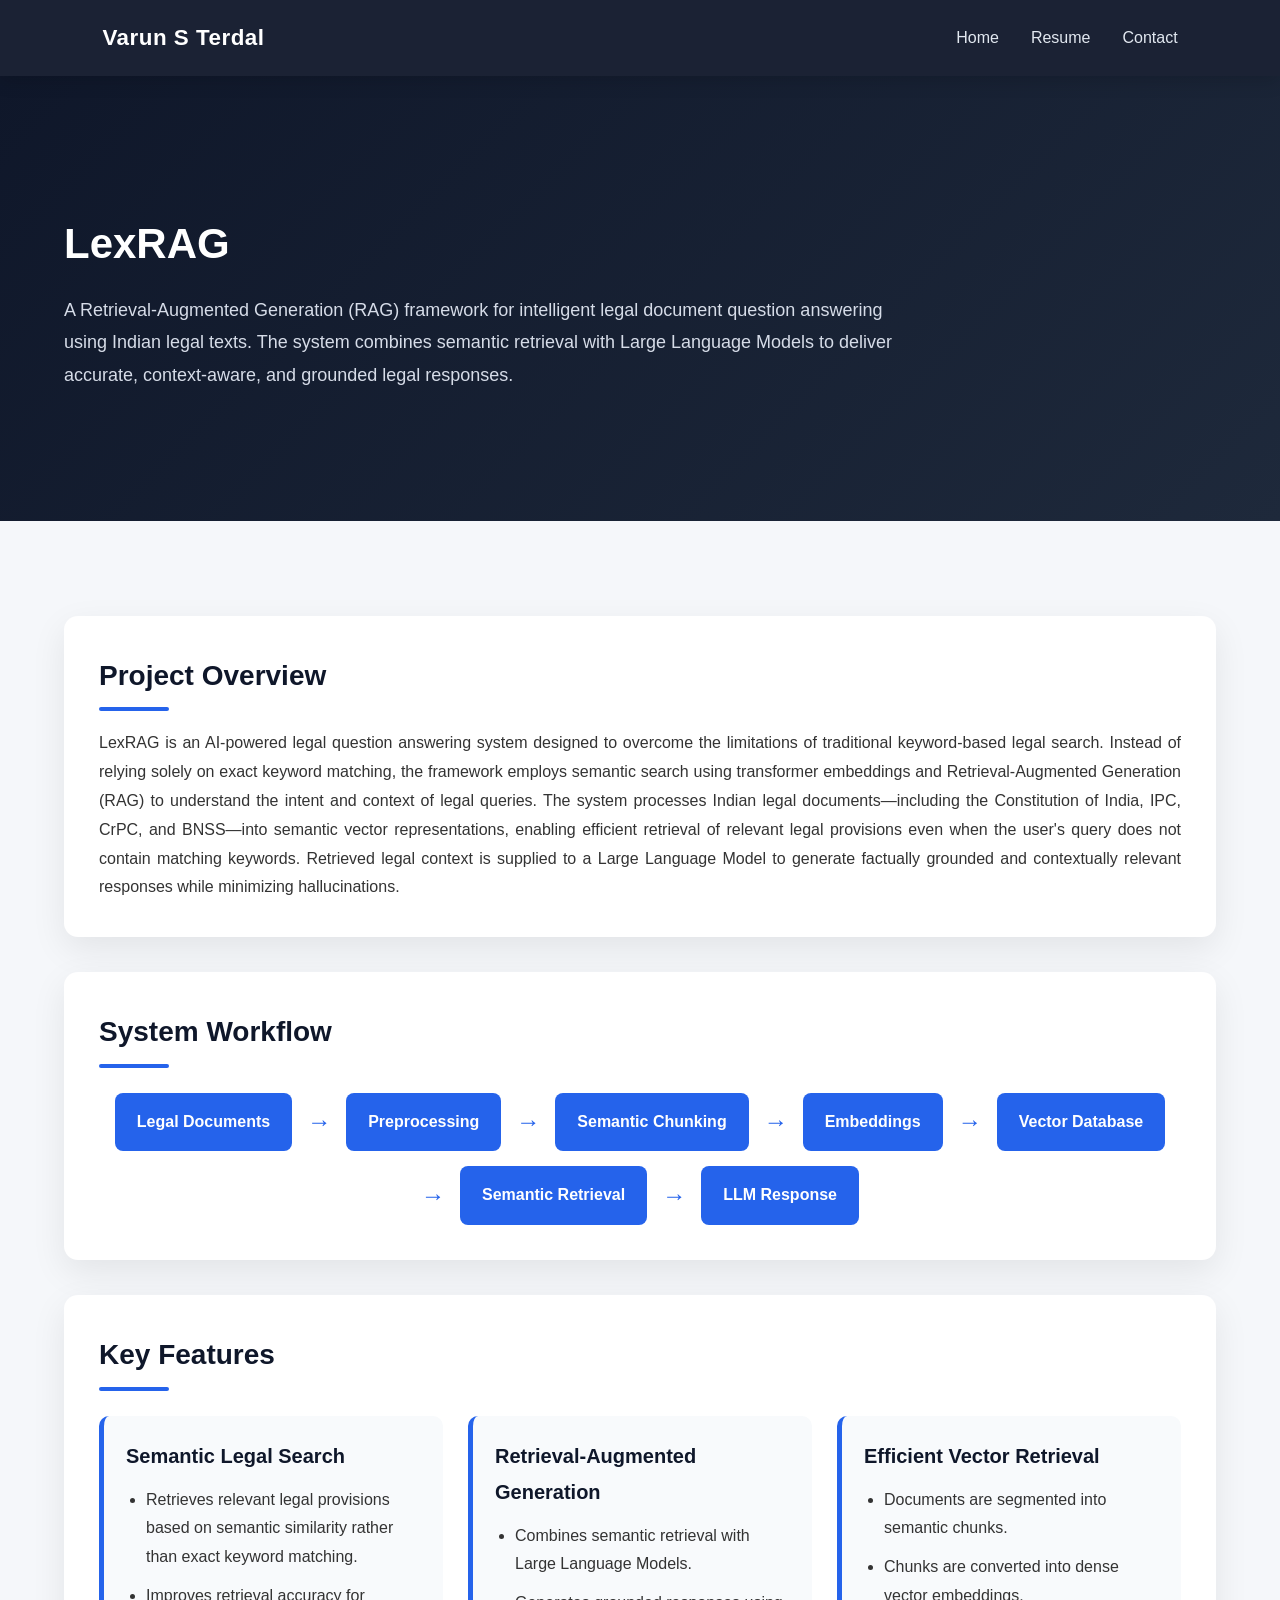
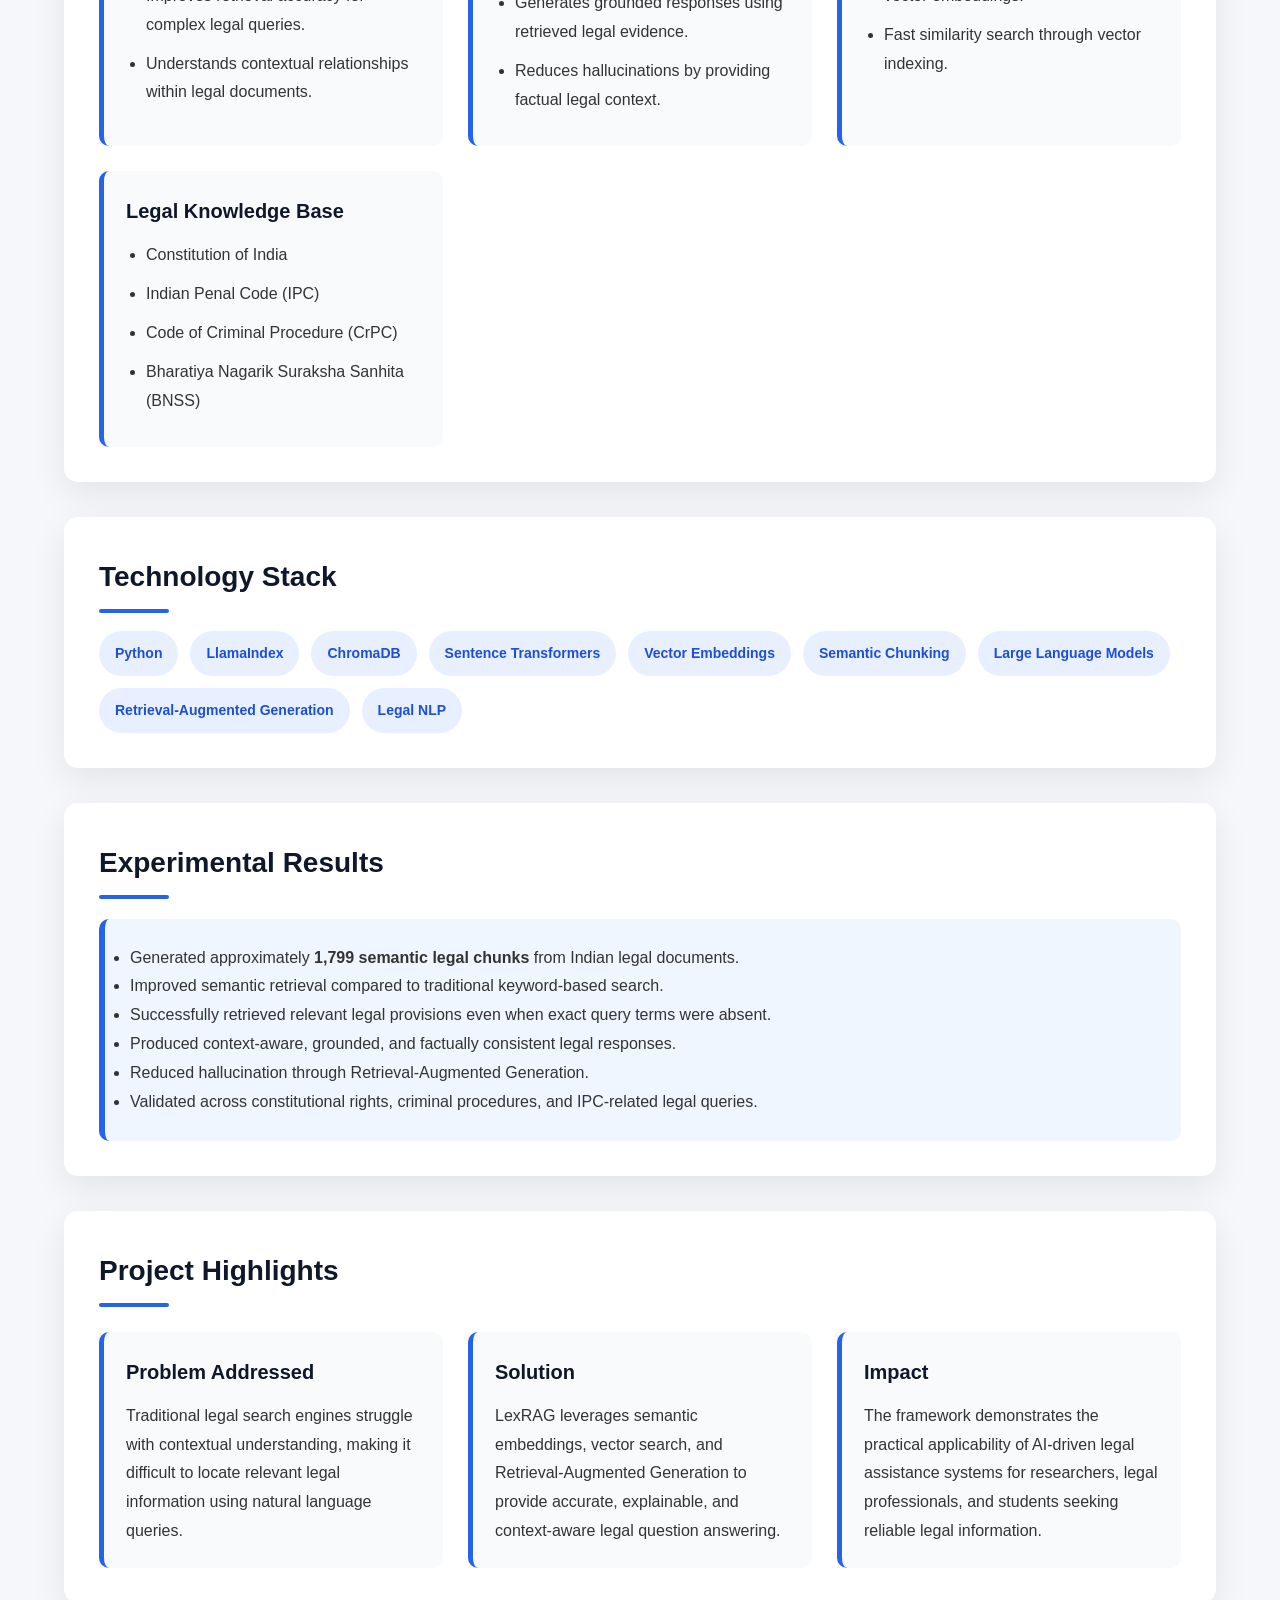
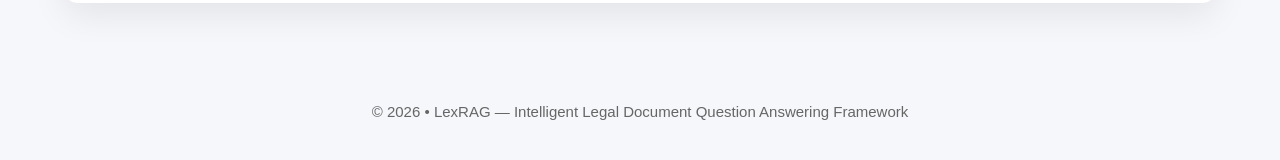
<file: projects/lexrag.html>
<!DOCTYPE html>
<html lang="en">
<head>
    <nav class="navbar__container">

        <a href="../index.html" class="navbar__logo">

            Varun S Terdal

        </a>

        <ul class="navbar__links">

            <li><a href="../index.html">Home</a></li>

            <li><a href="../Resume.pdf" target="_blank">Resume</a></li>

            <li><a href="../index.html#contact">Contact</a></li>

        </ul>

    </nav>

<meta charset="UTF-8">
<meta name="viewport" content="width=device-width, initial-scale=1.0">
<title>LexRAG | Intelligent Legal Document QA</title>

<style>
    /* =========================
   NAVBAR
========================= */

.navbar__container{
    position: sticky;
    top: 0;
    z-index: 1000;

    display: flex;
    justify-content: space-between;
    align-items: center;

    width: 100%;
    padding: 18px 8%;

    background: rgba(15, 23, 42, 0.95);
    backdrop-filter: blur(12px);
    -webkit-backdrop-filter: blur(12px);

    box-shadow: 0 4px 18px rgba(0,0,0,0.15);
}

.navbar__logo{
    text-decoration: none;
    color: #ffffff;
    font-size: 1.4rem;
    font-weight: 700;
    letter-spacing: 0.5px;
    transition: .3s;
}

.navbar__logo:hover{
    color: #60a5fa;
}

.navbar__links{
    display: flex;
    align-items: center;
    gap: 32px;
    list-style: none;
}

.navbar__links li{
    list-style: none;
}

.navbar__links a{
    position: relative;
    text-decoration: none;
    color: #e2e8f0;
    font-size: 1rem;
    font-weight: 500;
    transition: .3s;
}

.navbar__links a:hover{
    color: #60a5fa;
}

.navbar__links a::after{
    content: "";
    position: absolute;
    left: 0;
    bottom: -6px;
    width: 0%;
    height: 2px;
    background: #60a5fa;
    transition: .3s;
}

.navbar__links a:hover::after{
    width: 100%;
}

/* Responsive */

@media (max-width:768px){

    .navbar__container{
        flex-direction: column;
        gap: 15px;
        padding: 18px 5%;
    }

    .navbar__links{
        gap: 18px;
        flex-wrap: wrap;
        justify-content: center;
    }

    .navbar__logo{
        font-size: 1.2rem;
    }

}
*{
    margin:0;
    padding:0;
    box-sizing:border-box;
    font-family:'Segoe UI',Tahoma,Geneva,Verdana,sans-serif;
}

body{
    background:#f5f7fa;
    color:#333;
    line-height:1.8;
}

.container{
    width:90%;
    max-width:1200px;
    margin:auto;
    padding:60px 0;
}

.hero{
    background:linear-gradient(135deg,#0f172a,#1e293b);
    color:#fff;
    padding:70px 0;
}

.hero h1{
    font-size:42px;
    margin-bottom:12px;
}

.hero p{
    font-size:18px;
    color:#d6dce8;
    max-width:850px;
}

.card{
    background:#fff;
    border-radius:14px;
    padding:35px;
    margin-top:35px;
    box-shadow:0 12px 35px rgba(0,0,0,.08);
}

.section-title{
    font-size:28px;
    color:#0f172a;
    margin-bottom:18px;
    position:relative;
    padding-bottom:10px;
}

.section-title::after{
    content:"";
    width:70px;
    height:4px;
    background:#2563eb;
    position:absolute;
    left:0;
    bottom:0;
    border-radius:20px;
}

.grid{
    display:grid;
    grid-template-columns:repeat(auto-fit,minmax(320px,1fr));
    gap:25px;
    margin-top:25px;
}

.feature{
    background:#f8fafc;
    border-left:5px solid #2563eb;
    padding:22px;
    border-radius:10px;
}

.feature h3{
    color:#0f172a;
    margin-bottom:12px;
    font-size:20px;
}

.feature ul{
    padding-left:20px;
}

.feature li{
    margin-bottom:10px;
}

.abstract{
    text-align:justify;
}

.pipeline{
    display:flex;
    flex-wrap:wrap;
    justify-content:center;
    gap:15px;
    margin-top:25px;
}

.step{
    background:#2563eb;
    color:#fff;
    padding:15px 22px;
    border-radius:8px;
    font-weight:600;
}

.arrow{
    display:flex;
    align-items:center;
    font-size:24px;
    color:#2563eb;
}

.tech{
    display:flex;
    flex-wrap:wrap;
    gap:12px;
    margin-top:18px;
}

.tech span{
    background:#e8f0ff;
    color:#1d4ed8;
    padding:10px 16px;
    border-radius:30px;
    font-weight:600;
    font-size:14px;
}

.result-box{
    background:#eff6ff;
    border-left:6px solid #2563eb;
    padding:25px;
    border-radius:10px;
    margin-top:20px;
}

.footer{
    text-align:center;
    padding:35px;
    color:#666;
    font-size:15px;
}

@media(max-width:768px){

.hero h1{
font-size:32px;
}

.section-title{
font-size:24px;
}

.arrow{
display:none;
}

}
</style>

</head>
<body>

<section class="hero">
<div class="container">

<h1>LexRAG</h1>

<p>
A Retrieval-Augmented Generation (RAG) framework for intelligent legal document question answering using Indian legal texts. The system combines semantic retrieval with Large Language Models to deliver accurate, context-aware, and grounded legal responses.
</p>

</div>
</section>

<div class="container">

<div class="card">

<h2 class="section-title">Project Overview</h2>

<p class="abstract">
LexRAG is an AI-powered legal question answering system designed to overcome the limitations of traditional keyword-based legal search. Instead of relying solely on exact keyword matching, the framework employs semantic search using transformer embeddings and Retrieval-Augmented Generation (RAG) to understand the intent and context of legal queries. The system processes Indian legal documents—including the Constitution of India, IPC, CrPC, and BNSS—into semantic vector representations, enabling efficient retrieval of relevant legal provisions even when the user's query does not contain matching keywords. Retrieved legal context is supplied to a Large Language Model to generate factually grounded and contextually relevant responses while minimizing hallucinations.
</p>

</div>

<div class="card">

<h2 class="section-title">System Workflow</h2>

<div class="pipeline">

<div class="step">Legal Documents</div>

<div class="arrow">→</div>

<div class="step">Preprocessing</div>

<div class="arrow">→</div>

<div class="step">Semantic Chunking</div>

<div class="arrow">→</div>

<div class="step">Embeddings</div>

<div class="arrow">→</div>

<div class="step">Vector Database</div>

<div class="arrow">→</div>

<div class="step">Semantic Retrieval</div>

<div class="arrow">→</div>

<div class="step">LLM Response</div>

</div>

</div>

<div class="card">

<h2 class="section-title">Key Features</h2>

<div class="grid">

<div class="feature">
<h3>Semantic Legal Search</h3>
<ul>
<li>Retrieves relevant legal provisions based on semantic similarity rather than exact keyword matching.</li>
<li>Improves retrieval accuracy for complex legal queries.</li>
<li>Understands contextual relationships within legal documents.</li>
</ul>
</div>

<div class="feature">
<h3>Retrieval-Augmented Generation</h3>
<ul>
<li>Combines semantic retrieval with Large Language Models.</li>
<li>Generates grounded responses using retrieved legal evidence.</li>
<li>Reduces hallucinations by providing factual legal context.</li>
</ul>
</div>

<div class="feature">
<h3>Efficient Vector Retrieval</h3>
<ul>
<li>Documents are segmented into semantic chunks.</li>
<li>Chunks are converted into dense vector embeddings.</li>
<li>Fast similarity search through vector indexing.</li>
</ul>
</div>

<div class="feature">
<h3>Legal Knowledge Base</h3>
<ul>
<li>Constitution of India</li>
<li>Indian Penal Code (IPC)</li>
<li>Code of Criminal Procedure (CrPC)</li>
<li>Bharatiya Nagarik Suraksha Sanhita (BNSS)</li>
</ul>
</div>

</div>

</div>

<div class="card">

<h2 class="section-title">Technology Stack</h2>

<div class="tech">

<span>Python</span>

<span>LlamaIndex</span>

<span>ChromaDB</span>

<span>Sentence Transformers</span>

<span>Vector Embeddings</span>

<span>Semantic Chunking</span>

<span>Large Language Models</span>

<span>Retrieval-Augmented Generation</span>

<span>Legal NLP</span>

</div>

</div>

<div class="card">

<h2 class="section-title">Experimental Results</h2>

<div class="result-box">

<ul>

<li>Generated approximately <strong>1,799 semantic legal chunks</strong> from Indian legal documents.</li>

<li>Improved semantic retrieval compared to traditional keyword-based search.</li>

<li>Successfully retrieved relevant legal provisions even when exact query terms were absent.</li>

<li>Produced context-aware, grounded, and factually consistent legal responses.</li>

<li>Reduced hallucination through Retrieval-Augmented Generation.</li>

<li>Validated across constitutional rights, criminal procedures, and IPC-related legal queries.</li>

</ul>

</div>

</div>

<div class="card">

<h2 class="section-title">Project Highlights</h2>

<div class="grid">

<div class="feature">
<h3>Problem Addressed</h3>
<p>Traditional legal search engines struggle with contextual understanding, making it difficult to locate relevant legal information using natural language queries.</p>
</div>

<div class="feature">
<h3>Solution</h3>
<p>LexRAG leverages semantic embeddings, vector search, and Retrieval-Augmented Generation to provide accurate, explainable, and context-aware legal question answering.</p>
</div>

<div class="feature">
<h3>Impact</h3>
<p>The framework demonstrates the practical applicability of AI-driven legal assistance systems for researchers, legal professionals, and students seeking reliable legal information.</p>
</div>

</div>

</div>

</div>

<div class="footer">
© 2026 • LexRAG — Intelligent Legal Document Question Answering Framework
</div>

</body>
</html>
</file>
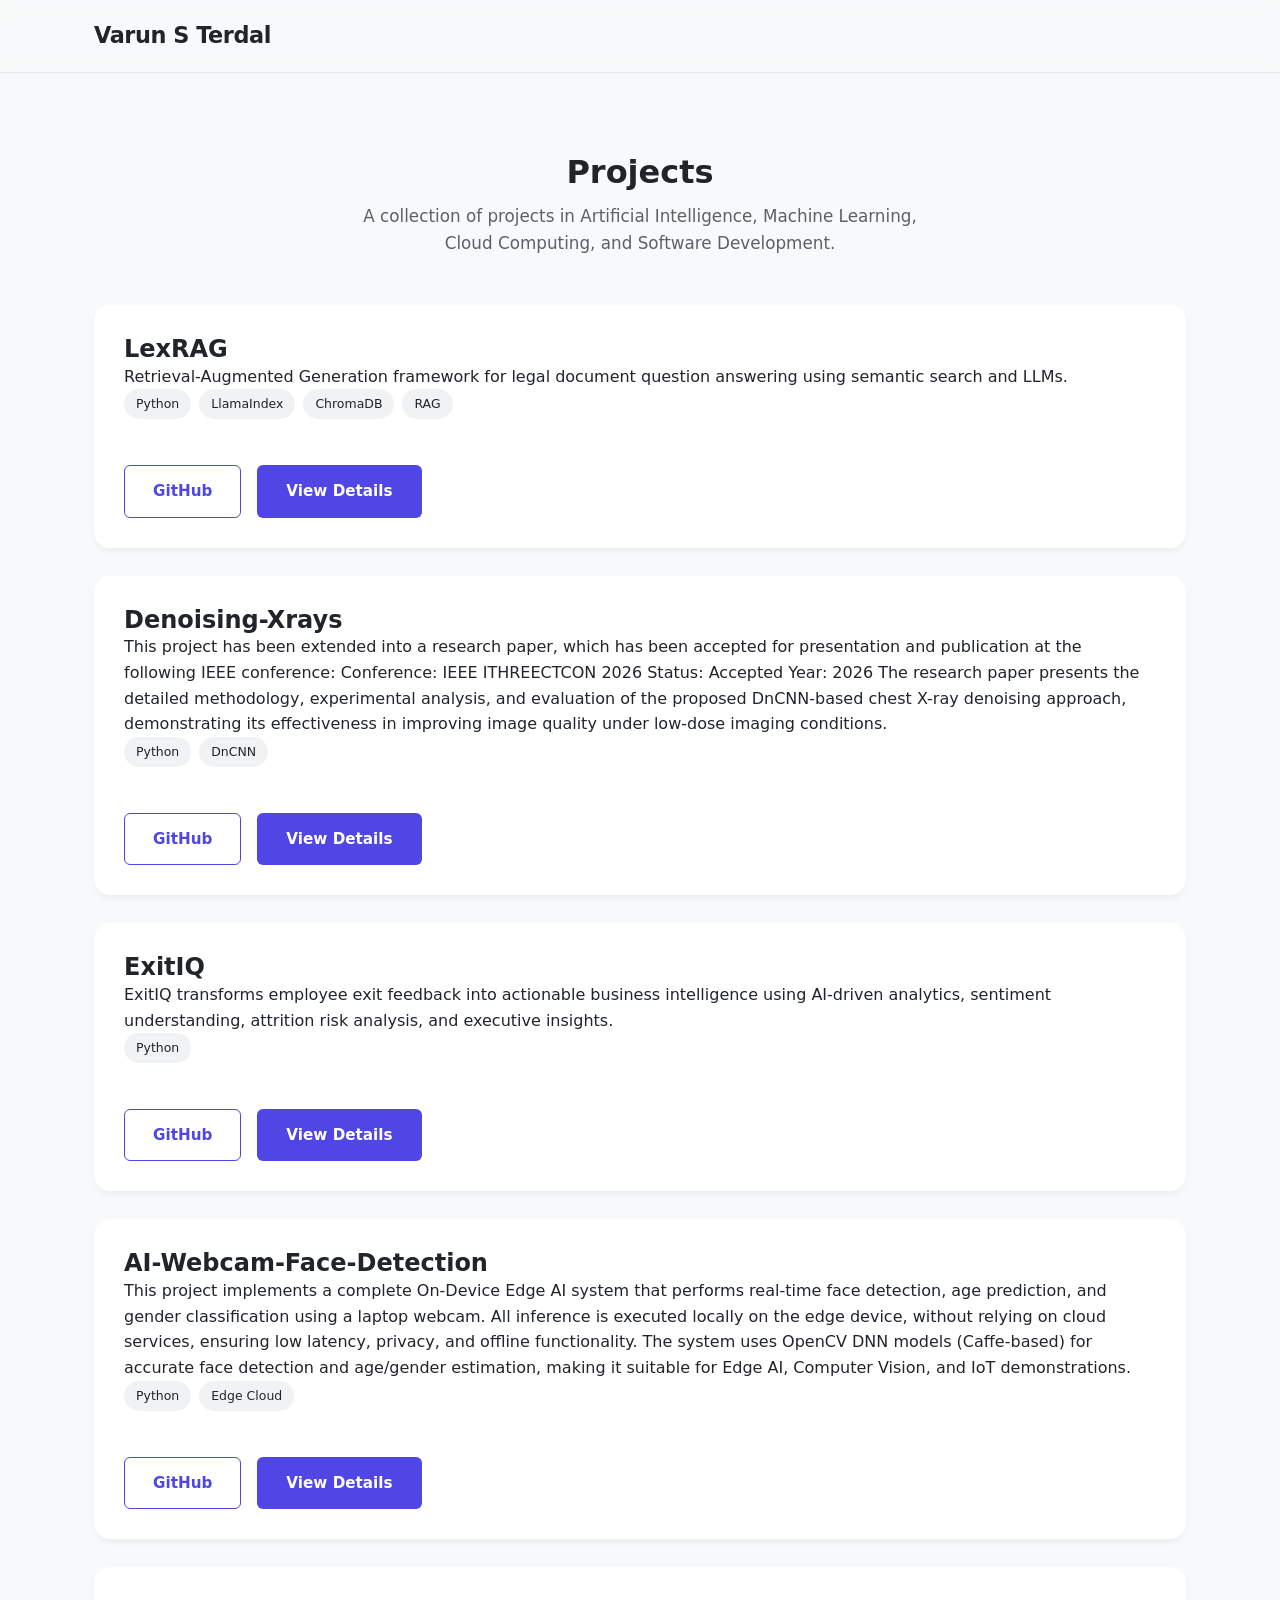
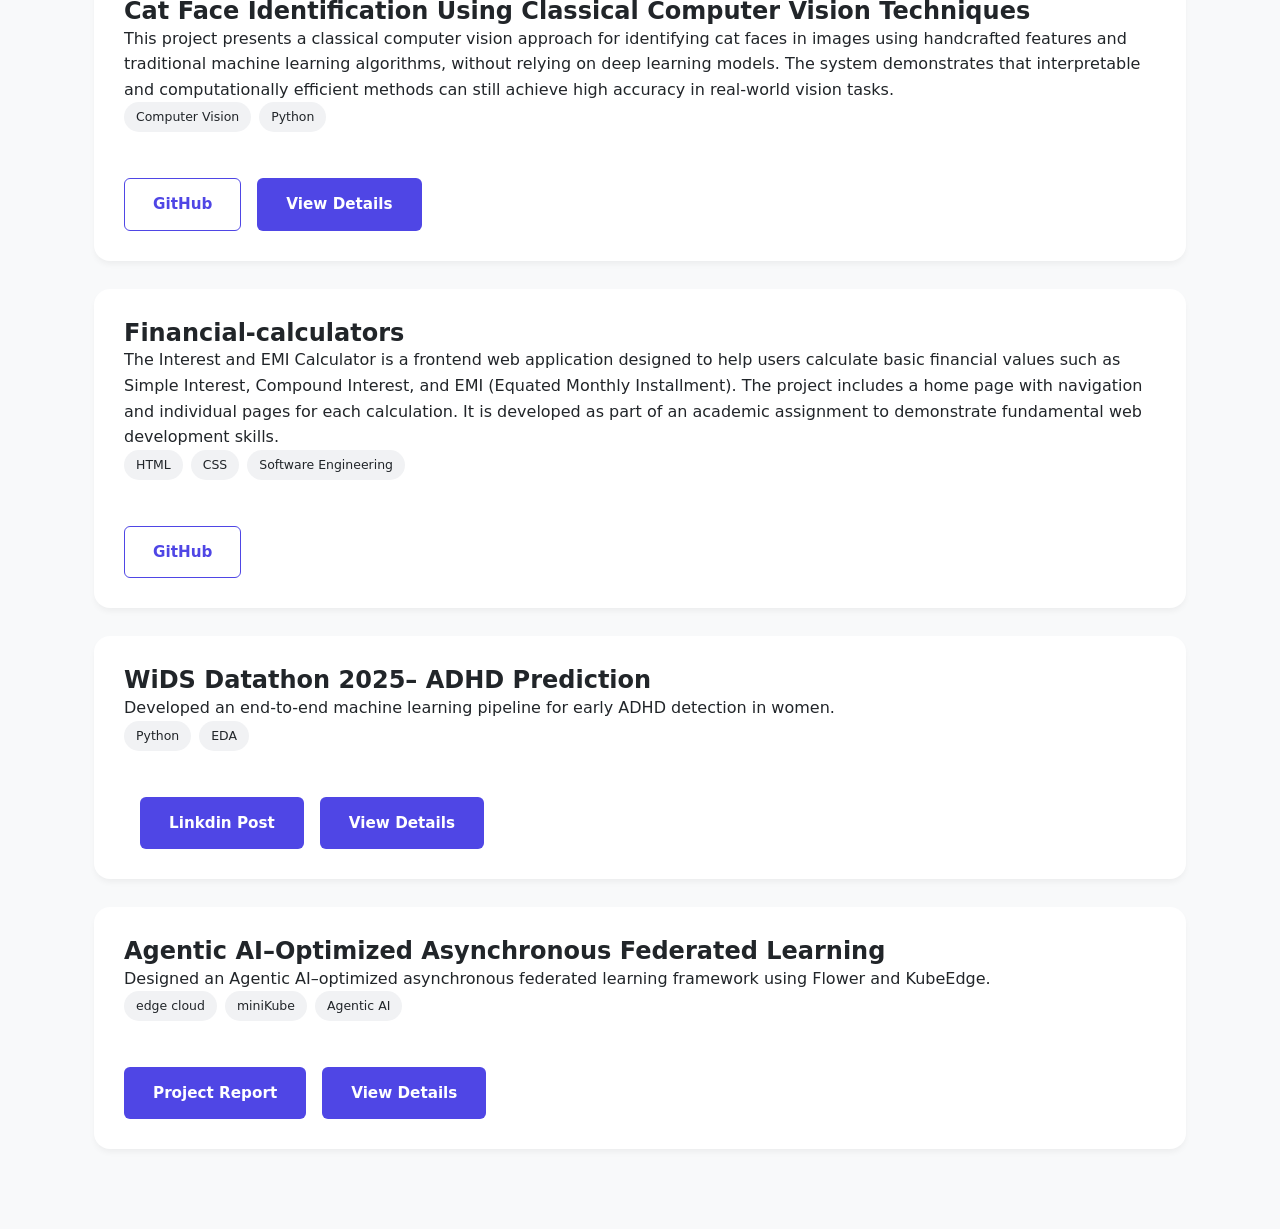
<file: projects/projects.html>
<!DOCTYPE html>
<html lang="en">

<head>

    <meta charset="UTF-8">

    <meta name="viewport"
          content="width=device-width, initial-scale=1.0">

    <title>Projects | Varun S Terdal</title>

    <link rel="stylesheet" href="../style.css">

</head>

<body>

<header class="navbar">

    <nav class="navbar__container">

        <a href="../index.html" class="navbar__logo">

            Varun S Terdal

        </a>

        <ul class="navbar__links">

            <li><a href="../index.html">Home</a></li>

            <li><a href="../Resume.pdf" target="_blank">Resume</a></li>

            <li><a href="../index.html#contact">Contact</a></li>

        </ul>

    </nav>

</header>

<main>

<section class="projects-page">

<div class="section__container">

<h1 class="section__title">

Projects

</h1>

<p class="section__subtitle">

A collection of projects in Artificial Intelligence,
Machine Learning, Cloud Computing, and Software Development.

</p>

<div class="projects-list">

<!-- Project cards will go here -->
<article class="project-list-card">

    <div>

        <h2>

            LexRAG

        </h2>

        <p>

            Retrieval-Augmented Generation framework for legal document question answering using semantic search and LLMs.

        </p>

        <div class="project-card__tags">

            <span class="pill">Python</span>

            <span class="pill">LlamaIndex</span>

            <span class="pill">ChromaDB</span>

            <span class="pill">RAG</span>

        </div>

    </div>

    <div class="project-list-card__buttons">

        <a href="https://github.com/Gen-AI-Course-Project-26/Team-A1"

           target="_blank"

           class="btn btn--outline">

            GitHub

        </a>

        <a href="lexrag.html"

           class="btn btn--filled">

            View Details

        </a>

    </div>

</article>
<article class="project-list-card">

    <div>

        <h2>

            Denoising-Xrays

        </h2>

        <p>

            This project has been extended into a research paper, which has been accepted for presentation and publication at the following IEEE conference:

Conference: IEEE ITHREECTCON 2026
Status: Accepted
Year: 2026

The research paper presents the detailed methodology, experimental analysis, and evaluation of the proposed DnCNN-based chest X-ray denoising approach, demonstrating its effectiveness in improving image quality under low-dose imaging conditions.

        </p>

        <div class="project-card__tags">

            <span class="pill">Python</span>

            <span class="pill">DnCNN</span>


        </div>

    </div>

    <div class="project-list-card__buttons">

        <a href="https://github.com/varunterdal/Denoising-Xrays"

           target="_blank"

           class="btn btn--outline">

            GitHub

        </a>

        <a href="xray-denoising.html"

           class="btn btn--filled">

            View Details

        </a>

    </div>

</article>
<article class="project-list-card">

    <div>

        <h2>

            ExitIQ 

        </h2>

        <p>

            ExitIQ transforms employee exit feedback into actionable business intelligence using AI-driven analytics, sentiment understanding, attrition risk analysis, and executive insights.

        </p>

        <div class="project-card__tags">

            <span class="pill">Python</span>


        </div>

    </div>

    <div class="project-list-card__buttons">

        <a href="https://github.com/varunterdal/ExitIQ"

           target="_blank"

           class="btn btn--outline">

            GitHub

        </a>

        <a href="exitiq.html"

           class="btn btn--filled">

            View Details

        </a>

    </div>

</article>
<article class="project-list-card">

    <div>

        <h2>

            AI-Webcam-Face-Detection

        </h2>

        <p>

            This project implements a complete On-Device Edge AI system that performs real-time face detection, age prediction, and gender classification using a laptop webcam. All inference is executed locally on the edge device, without relying on cloud services, ensuring low latency, privacy, and offline functionality.

The system uses OpenCV DNN models (Caffe-based) for accurate face detection and age/gender estimation, making it suitable for Edge AI, Computer Vision, and IoT demonstrations.

        </p>

        <div class="project-card__tags">

            <span class="pill">Python</span>

            <span class="pill">Edge Cloud</span>


        </div>

    </div>

    <div class="project-list-card__buttons">

        <a href="https://github.com/varunterdal/AI-Webcam-Face-Detection"

           target="_blank"

           class="btn btn--outline">

            GitHub

        </a>

        <a href="WFD.html"

           class="btn btn--filled">

            View Details

        </a>

    </div>

</article>
<article class="project-list-card">

    <div>

        <h2>

            Cat Face Identification Using Classical Computer Vision Techniques

        </h2>

        <p>

            This project presents a classical computer vision approach for identifying cat faces in images using handcrafted features and traditional machine learning algorithms, without relying on deep learning models. The system demonstrates that interpretable and computationally efficient methods can still achieve high accuracy in real-world vision tasks.

        </p>

        <div class="project-card__tags">

            <span class="pill">Computer Vision</span>

            <span class="pill">Python</span>

        </div>

    </div>

    <div class="project-list-card__buttons">

        <a href="https://github.com/varunterdal/Face-Identification"

           target="_blank"

           class="btn btn--outline">

            GitHub

        </a>

        <a href="catface.html"

           class="btn btn--filled">

            View Details

        </a>

    </div>

</article>
<article class="project-list-card">

    <div>

        <h2>

            Financial-calculators

        </h2>

        <p>

            The Interest and EMI Calculator is a frontend web application designed to help users calculate basic financial values such as Simple Interest, Compound Interest, and EMI (Equated Monthly Installment).

The project includes a home page with navigation and individual pages for each calculation. It is developed as part of an academic assignment to demonstrate fundamental web development skills.

        </p>

        <div class="project-card__tags">

            <span class="pill">HTML</span>

            <span class="pill">CSS</span>

            <span class="pill">Software Engineering</span>

        </div>

    </div>

    <div class="project-list-card__buttons">

        <a href="https://github.com/varunterdal/financial-calculators-frontend"

           target="_blank"

           class="btn btn--outline">

            GitHub

        </a>

    
    </div>

</article>
<article class="project-list-card">

    <div>

        <h2>

            WiDS Datathon 2025– ADHD Prediction

        </h2>

        <p>

             Developed an end-to-end machine learning pipeline for early ADHD detection in women.

        </p>

        <div class="project-card__tags">

            <span class="pill">Python</span>

            <span class="pill">EDA</span>

        </div>

    </div>

    <div class="project-list-card__buttons">

    <br>
    <a href="https://www.linkedin.com/posts/varun-terdal-3a1488289_grateful-datasciencejourney-widsdatathon2025-activity-7345153168839798784-1NFB?utm_source=share&utm_medium=member_android&rcm=ACoAAEYEACkBYyN-ruMpL6bo2PeQynI2B29sVzY"

           class="btn btn--filled">

            Linkdin Post

        </a>
        <a href="wids.html"

           class="btn btn--filled">

            View Details

        </a>

    </div>

</article>
<article class="project-list-card">

    <div>

        <h2>

            Agentic AI–Optimized Asynchronous Federated Learning

        </h2>

        <p>

            Designed an Agentic AI–optimized asynchronous federated learning framework using Flower and KubeEdge.
        </p>

        <div class="project-card__tags">

            <span class="pill">edge cloud</span>

            <span class="pill">miniKube</span>

            <span class="pill">Agentic AI</span>

        </div>

    </div>

    <div class="project-list-card__buttons"> 
        <a href="assets/documents/Ecloudreport.pdf"
   class="btn btn--filled"
   target="_blank">
    Project Report
        </a>

        <a href="ecloud.html"

           class="btn btn--filled">

            View Details

        </a>

    </div>

</article>



</div>


</div>


</section>


</main>

<script src="../script.js"></script>

</body>

</html>
</file>
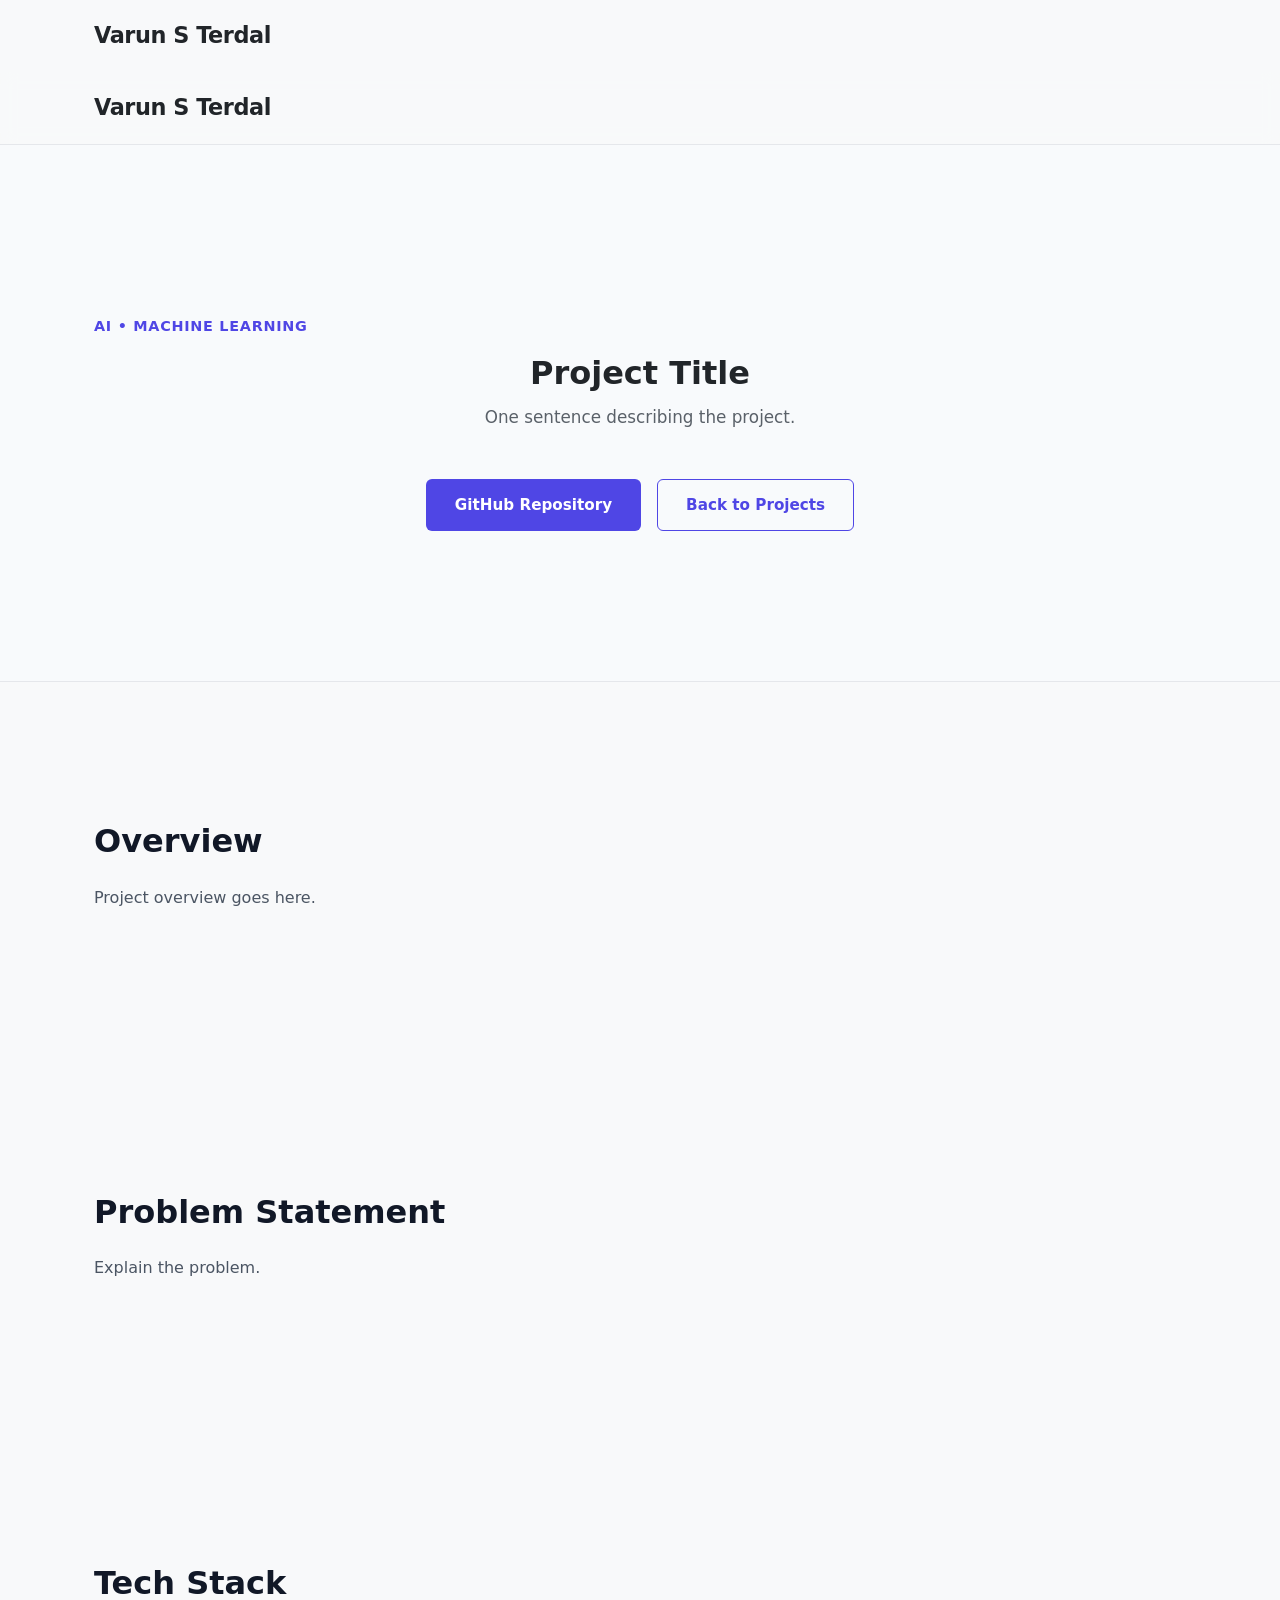
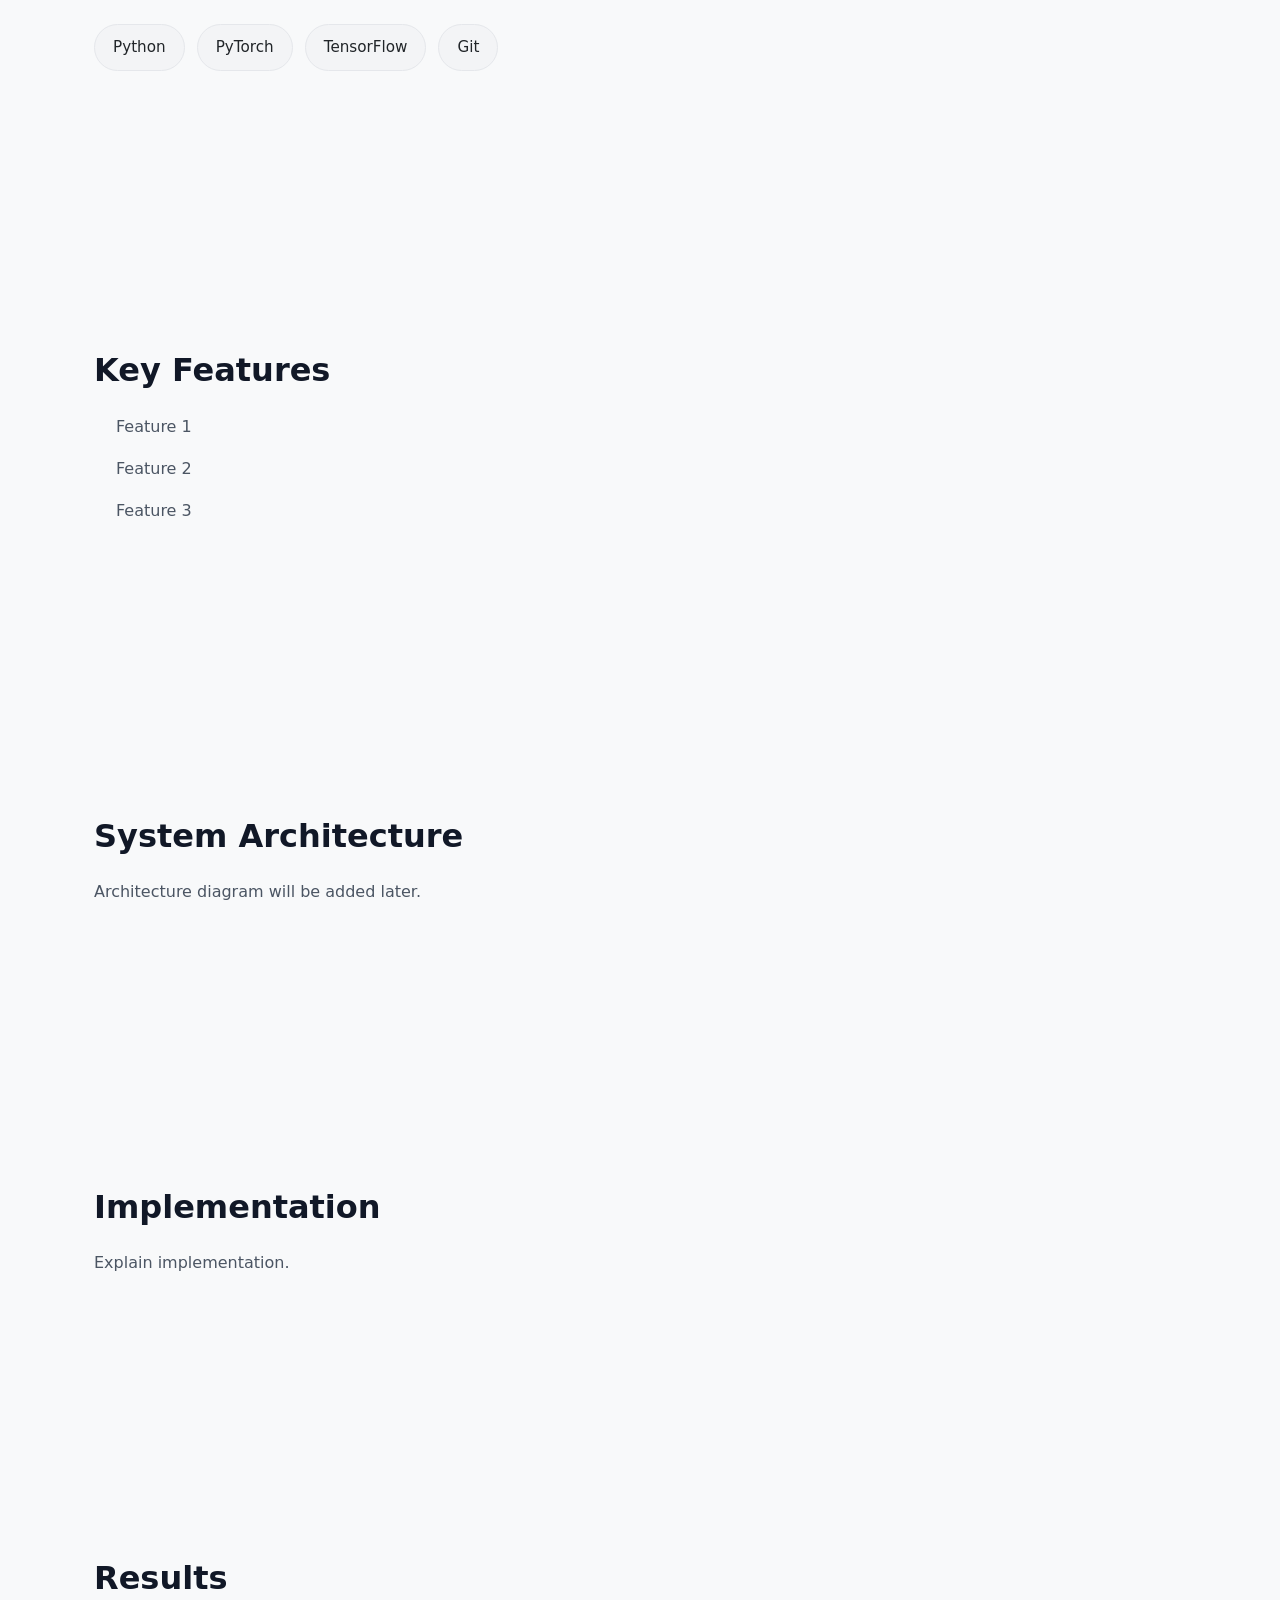
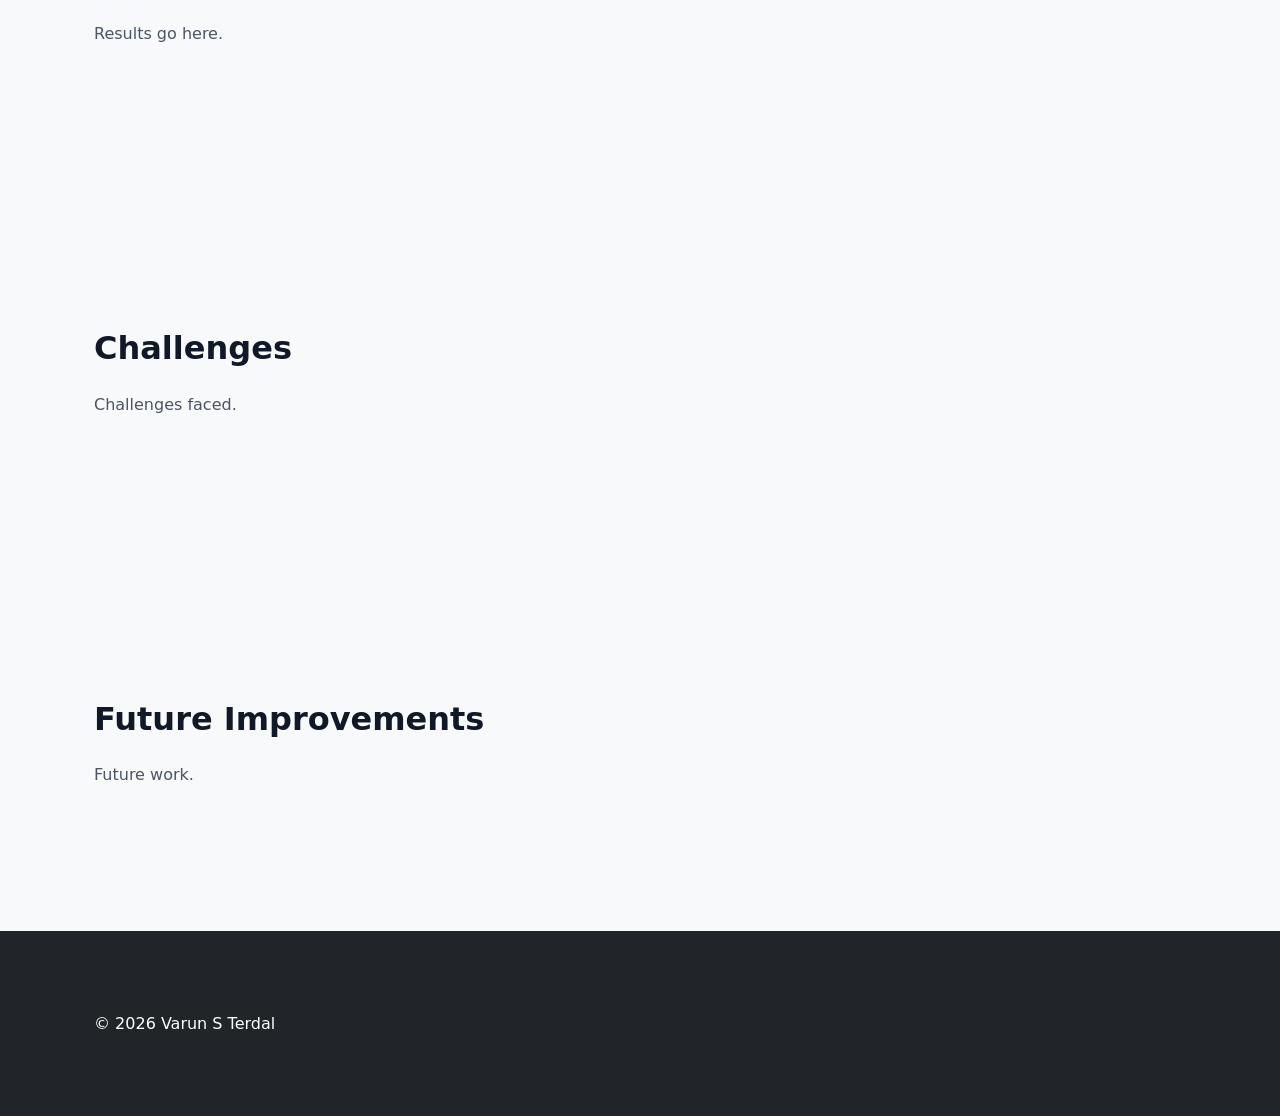
<file: projects/template.html>
<!DOCTYPE html>
<html lang="en">

<head>
    <nav class="navbar__container">

        <a href="../index.html" class="navbar__logo">

            Varun S Terdal

        </a>

        <ul class="navbar__links">

            <li><a href="../index.html">Home</a></li>

            <li><a href="../resume.pdf" target="_blank">Resume</a></li>

            <li><a href="../index.html#contact">Contact</a></li>

        </ul>

    </nav>


    <meta charset="UTF-8">

    <meta name="viewport" content="width=device-width, initial-scale=1.0">

    <title>Project Template | Varun S Terdal</title>

    <link rel="stylesheet" href="../style.css">

</head>

<body>

<header class="navbar">

    <nav class="navbar__container">

        <a href="../index.html" class="navbar__logo">
            Varun S Terdal
        </a>

        <ul class="navbar__links">

            <li><a href="../index.html">Home</a></li>

            <li><a href="index.html">Projects</a></li>

            <li><a href="../resume.pdf" target="_blank">Resume</a></li>

        </ul>

    </nav>

</header>

<main>

<section class="project-hero">

<div class="section__container">

<p class="hero__eyebrow">

AI • Machine Learning

</p>

<h1 class="section__title">

Project Title

</h1>

<p class="section__subtitle">

One sentence describing the project.

</p>

<div class="hero__actions">

<a href="#" class="btn btn--filled">

GitHub Repository

</a>

<a href="index.html" class="btn btn--outline">

Back to Projects

</a>

</div>

</div>

</section>
<section class="project-section">

<div class="section__container">

<h2>Overview</h2>

<p>

Project overview goes here.

</p>

</div>

</section>

<section class="project-section">

<div class="section__container">

<h2>Problem Statement</h2>

<p>

Explain the problem.

</p>

</div>

</section>

<section class="project-section">

<div class="section__container">

<h2>Tech Stack</h2>

<div class="skills-pills">

<span class="skill-pill">Python</span>

<span class="skill-pill">PyTorch</span>

<span class="skill-pill">TensorFlow</span>

<span class="skill-pill">Git</span>

</div>

</div>

</section>

<section class="project-section">

<div class="section__container">

<h2>Key Features</h2>

<ul>

<li>Feature 1</li>

<li>Feature 2</li>

<li>Feature 3</li>

</ul>

</div>

</section>

<section class="project-section">

<div class="section__container">

<h2>System Architecture</h2>

<p>

Architecture diagram will be added later.

</p>

</div>

</section>

<section class="project-section">

<div class="section__container">

<h2>Implementation</h2>

<p>

Explain implementation.

</p>

</div>

</section>

<section class="project-section">

<div class="section__container">

<h2>Results</h2>

<p>

Results go here.

</p>

</div>

</section>

<section class="project-section">

<div class="section__container">

<h2>Challenges</h2>

<p>

Challenges faced.

</p>

</div>

</section>

<section class="project-section">

<div class="section__container">

<h2>Future Improvements</h2>

<p>

Future work.

</p>

</div>

</section>

</main>

<footer class="contact">

<div class="section__container">

<p>

© 2026 Varun S Terdal

</p>

</div>

</footer>

<script src="../script.js"></script>

</body>

</html>
</file>
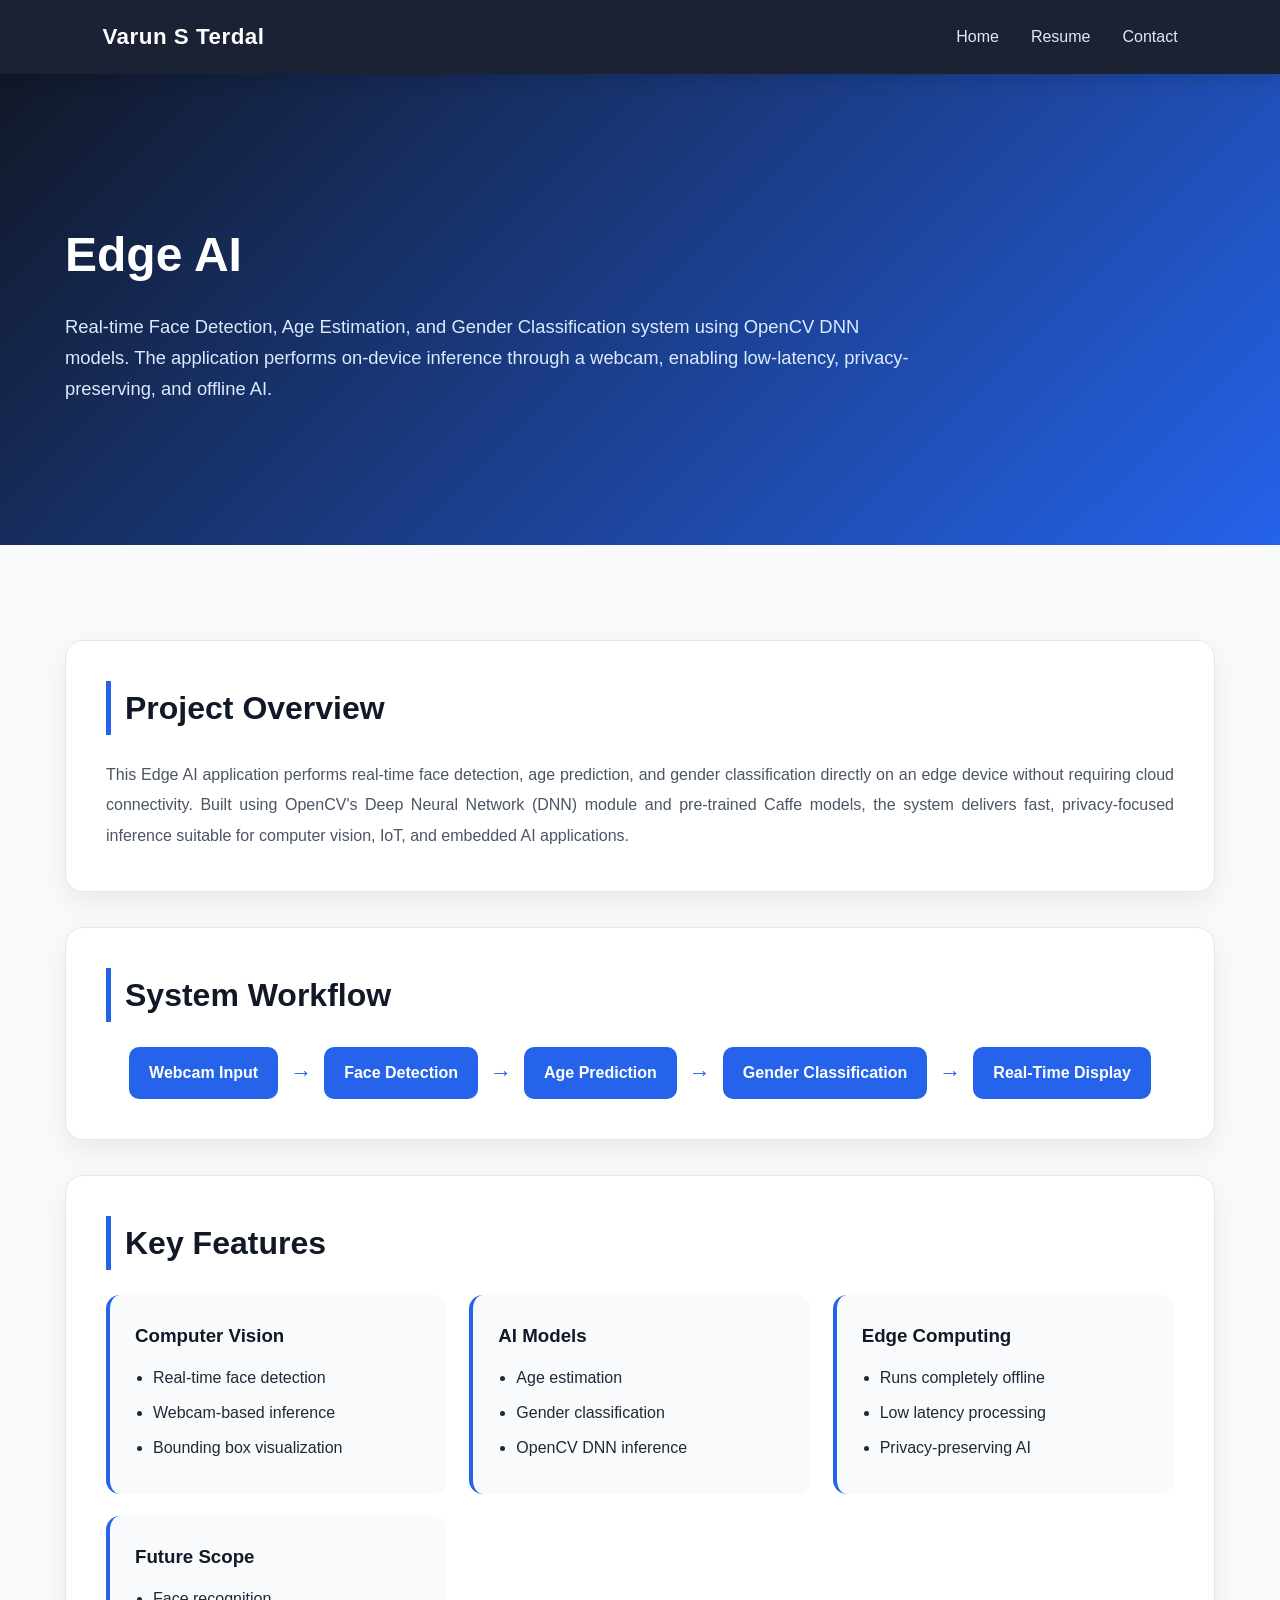
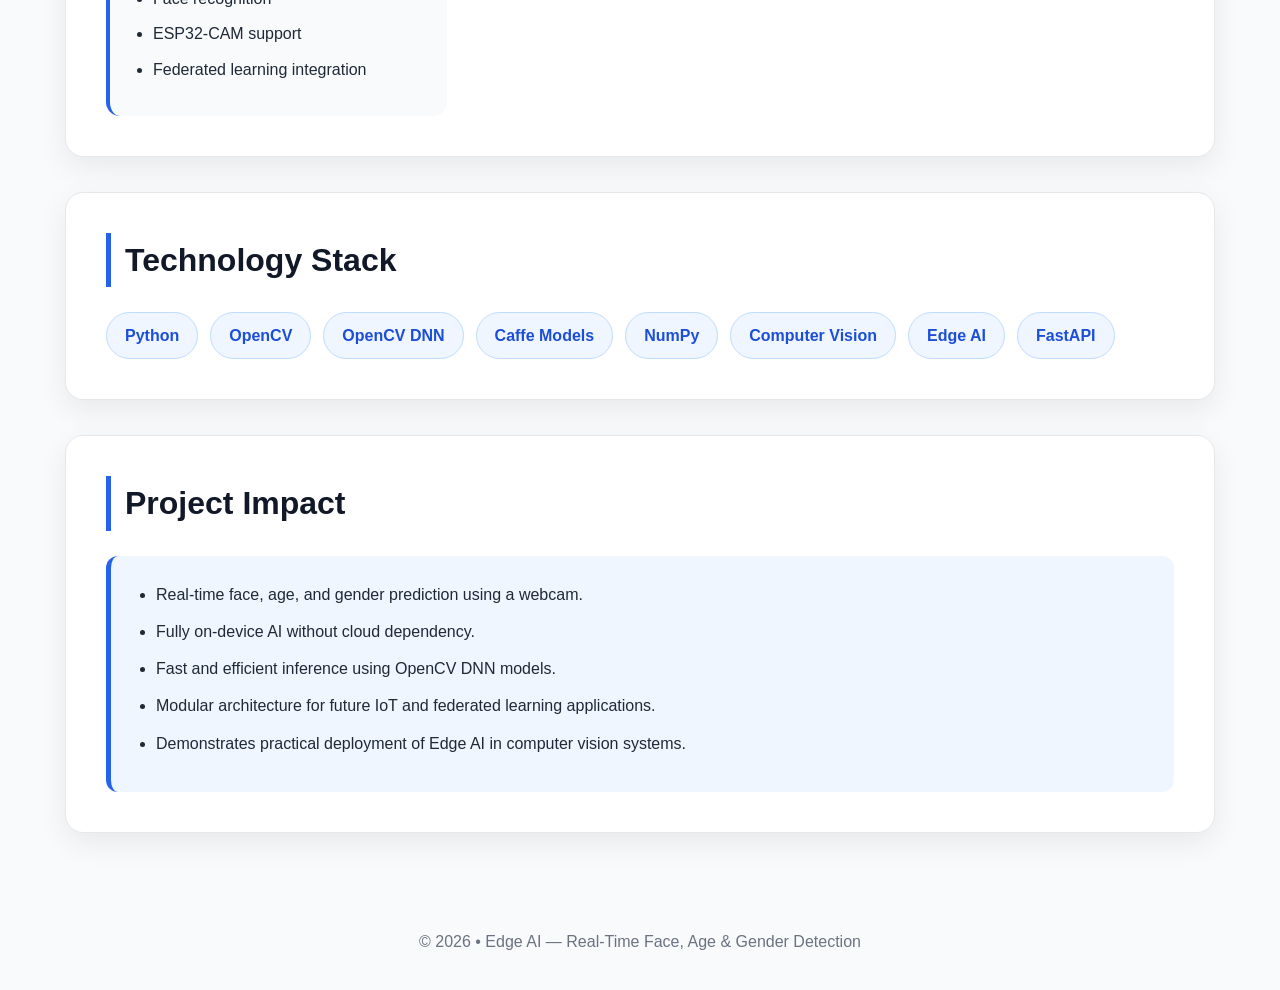
<file: projects/WFD.html>
<!DOCTYPE html>
<html lang="en">
<head>
    <nav class="navbar__container">

        <a href="../index.html" class="navbar__logo">

            Varun S Terdal

        </a>

        <ul class="navbar__links">

            <li><a href="../index.html">Home</a></li>

            <li><a href="../Resume.pdf" target="_blank">Resume</a></li>

            <li><a href="../index.html#contact">Contact</a></li>

        </ul>

    </nav>

<meta charset="UTF-8">
<meta name="viewport" content="width=device-width, initial-scale=1.0">
<title>Edge AI | Real-Time Face, Age & Gender Detection</title>

<style>

/* =========================
   GLOBAL
========================= */

*{
    margin:0;
    padding:0;
    box-sizing:border-box;
    font-family:'Inter','Segoe UI',sans-serif;
}

body{
    background:#f8fafc;
    color:#1f2937;
    line-height:1.7;
}


/* =========================
   NAVBAR
========================= */

.navbar__container{

    position:sticky;
    top:0;
    z-index:1000;

    display:flex;
    justify-content:space-between;
    align-items:center;

    width:100%;
    padding:18px 8%;

    background:rgba(15,23,42,.95);
    backdrop-filter:blur(12px);

    box-shadow:0 4px 18px rgba(0,0,0,.15);
}


.navbar__logo{

    text-decoration:none;
    color:white;

    font-size:1.4rem;
    font-weight:700;

    letter-spacing:.5px;

    transition:.3s;
}


.navbar__logo:hover{
    color:#60a5fa;
}


.navbar__links{

    display:flex;
    gap:32px;

    list-style:none;
}


.navbar__links a{

    text-decoration:none;

    color:#e2e8f0;

    font-weight:500;

    position:relative;

    transition:.3s;
}


.navbar__links a:hover{
    color:#60a5fa;
}


.navbar__links a::after{

    content:"";

    position:absolute;

    left:0;
    bottom:-6px;

    width:0;
    height:2px;

    background:#60a5fa;

    transition:.3s;
}


.navbar__links a:hover::after{
    width:100%;
}



/* =========================
   MAIN CONTAINER
========================= */


.container{

    width:min(1150px,90%);

    margin:auto;

    padding:60px 0;
}



/* =========================
   HERO SECTION
========================= */


.hero{

    background:linear-gradient(135deg,#111827,#2563eb);

    color:white;

    padding:80px 0;

}


.hero h1{

    font-size:3rem;

    font-weight:800;

    margin-bottom:15px;

}


.hero p{

    max-width:850px;

    font-size:1.15rem;

    color:#dbeafe;

}



/* =========================
   CONTENT CARDS
========================= */


.card{

    background:white;

    padding:40px;

    border-radius:18px;

    margin-top:35px;

    border:1px solid #e5e7eb;

    box-shadow:
    0 10px 30px rgba(0,0,0,.07);

}



.section-title{

    font-size:2rem;

    color:#111827;

    margin-bottom:25px;

    border-left:5px solid #2563eb;

    padding-left:14px;

}



.card p{

    color:#4b5563;

    text-align:justify;

    line-height:1.9;

}



/* =========================
   FEATURE GRID
========================= */


.grid{

    display:grid;

    grid-template-columns:
    repeat(auto-fit,minmax(280px,1fr));

    gap:22px;

}


.box{

    background:#f8fafc;

    padding:25px;

    border-radius:14px;

    border-left:4px solid #2563eb;

    transition:.3s;

}


.box:hover{

    transform:translateY(-5px);

    box-shadow:0 10px 25px rgba(0,0,0,.08);

}


.box h3{

    margin-bottom:12px;

    color:#111827;

}


.box ul{

    padding-left:18px;

}


.box li{

    margin-bottom:8px;

}



/* =========================
   WORKFLOW
========================= */


.workflow{

    display:flex;

    flex-wrap:wrap;

    justify-content:center;

    align-items:center;

    gap:12px;

}


.step{

    background:#2563eb;

    color:white;

    padding:12px 20px;

    border-radius:10px;

    font-weight:600;

}


.arrow{

    color:#2563eb;

    font-size:22px;

}



/* =========================
   TECHNOLOGY TAGS
========================= */


.tech{

    display:flex;

    flex-wrap:wrap;

    gap:12px;

}


.tech span{

    background:#eff6ff;

    color:#1d4ed8;

    padding:9px 18px;

    border-radius:30px;

    font-weight:600;

    border:1px solid #bfdbfe;

}



/* =========================
   RESULTS
========================= */


.result{

    background:#eff6ff;

    border-left:5px solid #2563eb;

    padding:25px;

    border-radius:12px;

}


.result ul{

    padding-left:20px;

}


.result li{

    margin-bottom:10px;

}



/* =========================
   FOOTER
========================= */


.footer{

    text-align:center;

    padding:35px;

    color:#6b7280;

}



/* =========================
   RESPONSIVE
========================= */


@media(max-width:768px){

    .navbar__container{

        flex-direction:column;

        gap:15px;

    }


    .navbar__links{

        gap:18px;

        flex-wrap:wrap;

        justify-content:center;

    }


    .hero h1{

        font-size:2.2rem;

    }


    .card{

        padding:25px;

    }


    .arrow{

        display:none;

    }

}

</style>
</head>
<body>

<section class="hero">
<div class="container">
<h1>Edge AI</h1>
<p>Real-time Face Detection, Age Estimation, and Gender Classification system using OpenCV DNN models. The application performs on-device inference through a webcam, enabling low-latency, privacy-preserving, and offline AI.</p>
</div>
</section>

<div class="container">

<div class="card">
<h2 class="section-title">Project Overview</h2>
<p style="text-align:justify;">
This Edge AI application performs real-time face detection, age prediction, and gender classification directly on an edge device without requiring cloud connectivity. Built using OpenCV's Deep Neural Network (DNN) module and pre-trained Caffe models, the system delivers fast, privacy-focused inference suitable for computer vision, IoT, and embedded AI applications.
</p>
</div>

<div class="card">
<h2 class="section-title">System Workflow</h2>

<div class="workflow">
<div class="step">Webcam Input</div>
<div class="arrow">→</div>
<div class="step">Face Detection</div>
<div class="arrow">→</div>
<div class="step">Age Prediction</div>
<div class="arrow">→</div>
<div class="step">Gender Classification</div>
<div class="arrow">→</div>
<div class="step">Real-Time Display</div>
</div>

</div>

<div class="card">
<h2 class="section-title">Key Features</h2>

<div class="grid">

<div class="box">
<h3>Computer Vision</h3>
<ul>
<li>Real-time face detection</li>
<li>Webcam-based inference</li>
<li>Bounding box visualization</li>
</ul>
</div>

<div class="box">
<h3>AI Models</h3>
<ul>
<li>Age estimation</li>
<li>Gender classification</li>
<li>OpenCV DNN inference</li>
</ul>
</div>

<div class="box">
<h3>Edge Computing</h3>
<ul>
<li>Runs completely offline</li>
<li>Low latency processing</li>
<li>Privacy-preserving AI</li>
</ul>
</div>

<div class="box">
<h3>Future Scope</h3>
<ul>
<li>Face recognition</li>
<li>ESP32-CAM support</li>
<li>Federated learning integration</li>
</ul>
</div>

</div>

</div>

<div class="card">
<h2 class="section-title">Technology Stack</h2>

<div class="tech">
<span>Python</span>
<span>OpenCV</span>
<span>OpenCV DNN</span>
<span>Caffe Models</span>
<span>NumPy</span>
<span>Computer Vision</span>
<span>Edge AI</span>
<span>FastAPI</span>
</div>

</div>

<div class="card">
<h2 class="section-title">Project Impact</h2>

<div class="result">
<ul>
<li>Real-time face, age, and gender prediction using a webcam.</li>
<li>Fully on-device AI without cloud dependency.</li>
<li>Fast and efficient inference using OpenCV DNN models.</li>
<li>Modular architecture for future IoT and federated learning applications.</li>
<li>Demonstrates practical deployment of Edge AI in computer vision systems.</li>
</ul>
</div>

</div>

</div>

<div class="footer">
© 2026 • Edge AI — Real-Time Face, Age & Gender Detection
</div>

</body>
</html>
</file>
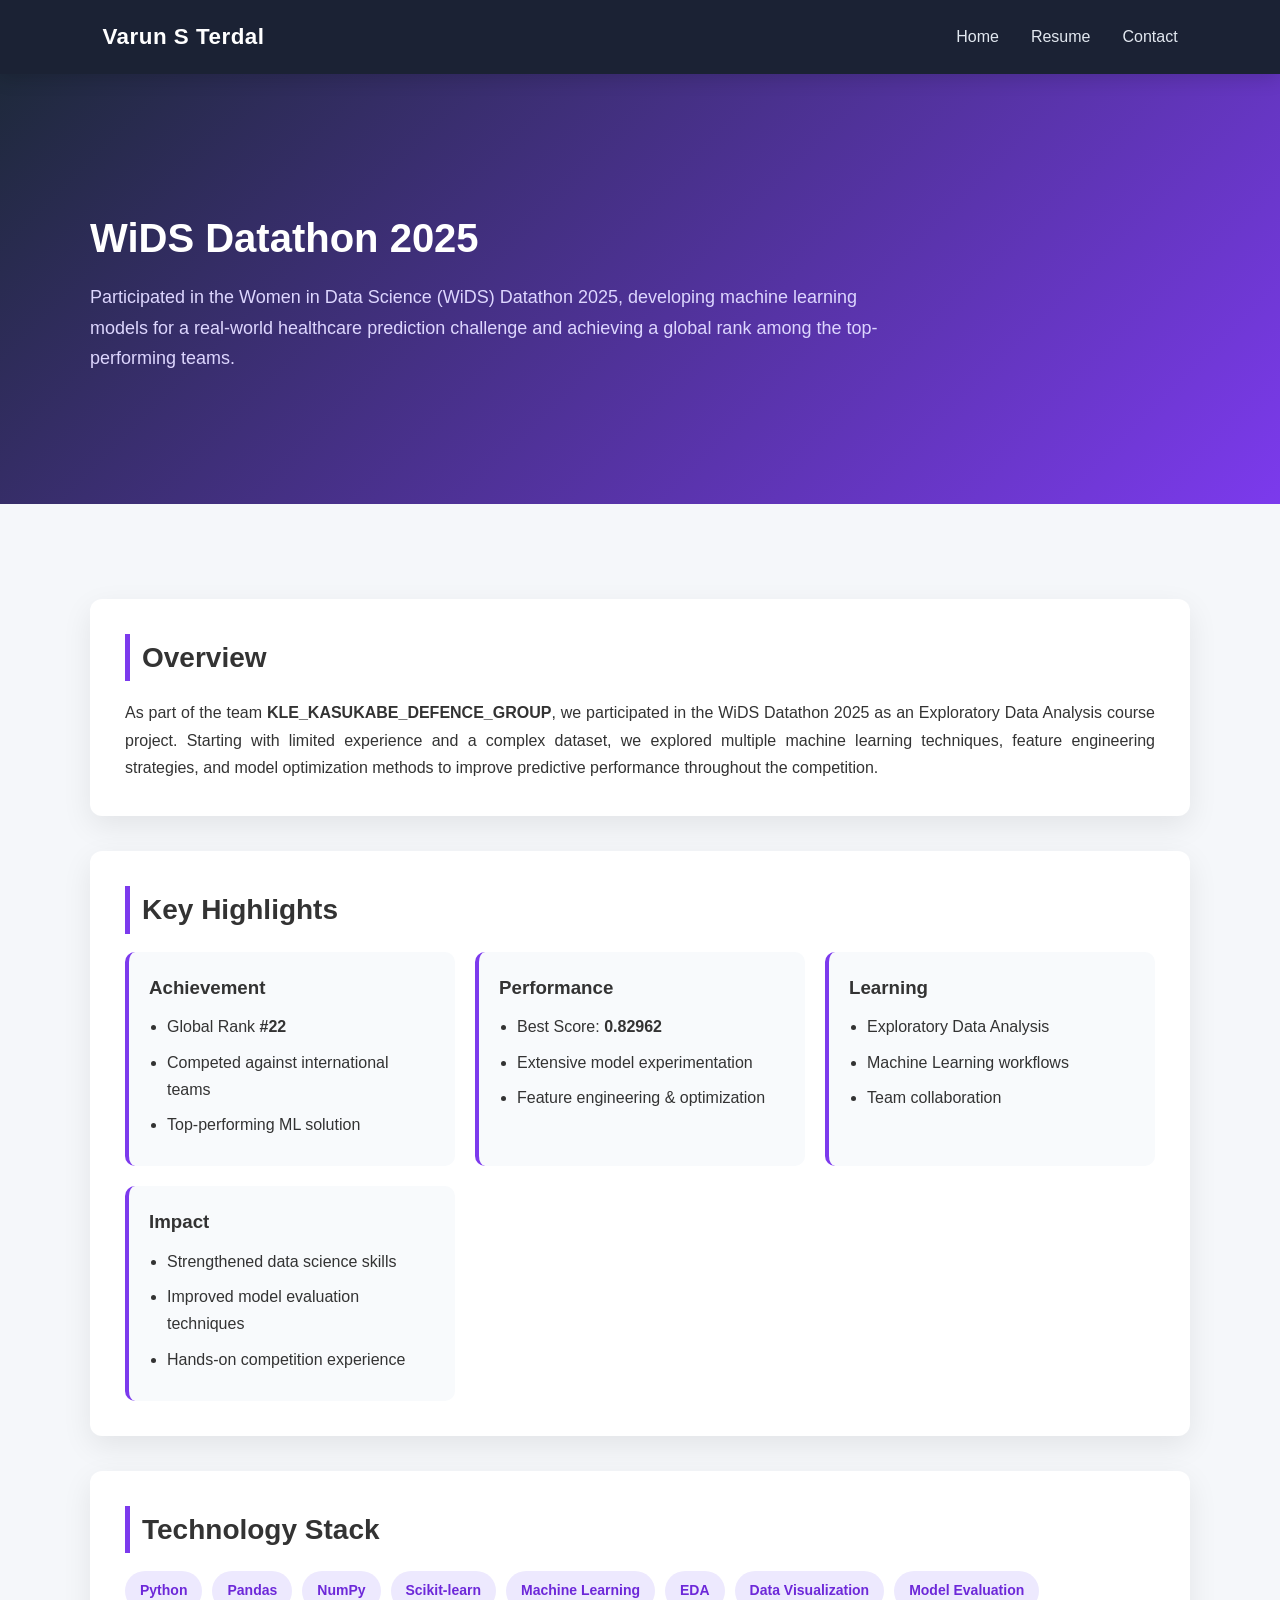
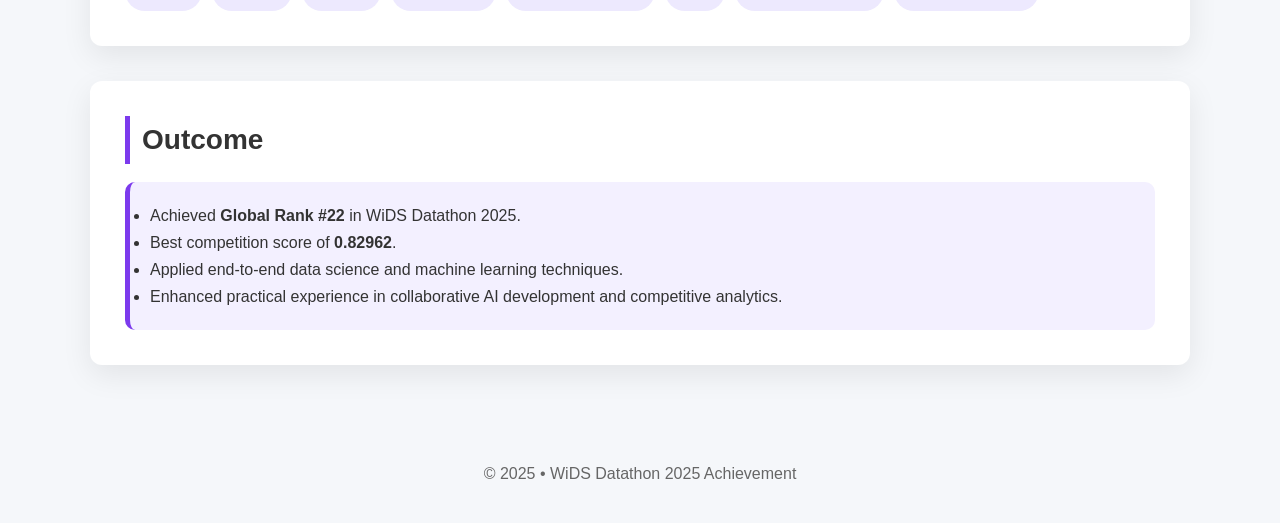
<file: projects/wids.html>
<!DOCTYPE html>
<html lang="en">
<head>
    <nav class="navbar__container">

        <a href="../index.html" class="navbar__logo">

            Varun S Terdal

        </a>

        <ul class="navbar__links">

            <li><a href="../index.html">Home</a></li>

            <li><a href="../Resume.pdf" target="_blank">Resume</a></li>

            <li><a href="../index.html#contact">Contact</a></li>

        </ul>

    </nav>

<meta charset="UTF-8">
<meta name="viewport" content="width=device-width, initial-scale=1.0">
<title>WiDS Datathon 2025</title>

<style>
    /* =========================
   NAVBAR
========================= */

.navbar__container{
    position: sticky;
    top: 0;
    z-index: 1000;

    display: flex;
    justify-content: space-between;
    align-items: center;

    width: 100%;
    padding: 18px 8%;

    background: rgba(15, 23, 42, 0.95);
    backdrop-filter: blur(12px);
    -webkit-backdrop-filter: blur(12px);

    box-shadow: 0 4px 18px rgba(0,0,0,0.15);
}

.navbar__logo{
    text-decoration: none;
    color: #ffffff;
    font-size: 1.4rem;
    font-weight: 700;
    letter-spacing: 0.5px;
    transition: .3s;
}

.navbar__logo:hover{
    color: #60a5fa;
}

.navbar__links{
    display: flex;
    align-items: center;
    gap: 32px;
    list-style: none;
}

.navbar__links li{
    list-style: none;
}

.navbar__links a{
    position: relative;
    text-decoration: none;
    color: #e2e8f0;
    font-size: 1rem;
    font-weight: 500;
    transition: .3s;
}

.navbar__links a:hover{
    color: #60a5fa;
}

.navbar__links a::after{
    content: "";
    position: absolute;
    left: 0;
    bottom: -6px;
    width: 0%;
    height: 2px;
    background: #60a5fa;
    transition: .3s;
}

.navbar__links a:hover::after{
    width: 100%;
}

/* Responsive */

@media (max-width:768px){

    .navbar__container{
        flex-direction: column;
        gap: 15px;
        padding: 18px 5%;
    }

    .navbar__links{
        gap: 18px;
        flex-wrap: wrap;
        justify-content: center;
    }

    .navbar__logo{
        font-size: 1.2rem;
    }

}
*{margin:0;padding:0;box-sizing:border-box;font-family:'Segoe UI',sans-serif;}
body{background:#f5f7fa;color:#333;line-height:1.7;}
.container{width:90%;max-width:1100px;margin:auto;padding:60px 0;}
.hero{background:linear-gradient(135deg,#1e293b,#7c3aed);color:#fff;padding:70px 0;}
.hero h1{font-size:40px;margin-bottom:10px;}
.hero p{max-width:820px;color:#ddd6fe;font-size:18px;}
.card{background:#fff;padding:35px;border-radius:12px;margin-top:35px;box-shadow:0 10px 30px rgba(0,0,0,.08);}
.section-title{font-size:28px;margin-bottom:18px;border-left:5px solid #7c3aed;padding-left:12px;}
.grid{display:grid;grid-template-columns:repeat(auto-fit,minmax(280px,1fr));gap:20px;}
.box{background:#f8fafc;padding:20px;border-radius:10px;border-left:4px solid #7c3aed;}
.box h3{margin-bottom:10px;}
.box ul{padding-left:18px;}
.box li{margin-bottom:8px;}
.tech{display:flex;flex-wrap:wrap;gap:10px;margin-top:15px;}
.tech span{background:#ede9fe;color:#6d28d9;padding:8px 15px;border-radius:25px;font-size:14px;font-weight:600;}
.result{background:#f3f0ff;border-left:5px solid #7c3aed;padding:20px;border-radius:10px;}
.footer{text-align:center;padding:35px;color:#666;}
</style>

</head>
<body>

<section class="hero">
<div class="container">
<h1>WiDS Datathon 2025</h1>
<p>Participated in the Women in Data Science (WiDS) Datathon 2025, developing machine learning models for a real-world healthcare prediction challenge and achieving a global rank among the top-performing teams.</p>
</div>
</section>

<div class="container">

<div class="card">
<h2 class="section-title">Overview</h2>
<p style="text-align:justify;">
As part of the team <strong>KLE_KASUKABE_DEFENCE_GROUP</strong>, we participated in the WiDS Datathon 2025 as an Exploratory Data Analysis course project. Starting with limited experience and a complex dataset, we explored multiple machine learning techniques, feature engineering strategies, and model optimization methods to improve predictive performance throughout the competition.
</p>
</div>

<div class="card">
<h2 class="section-title">Key Highlights</h2>

<div class="grid">

<div class="box">
<h3>Achievement</h3>
<ul>
<li>Global Rank <strong>#22</strong></li>
<li>Competed against international teams</li>
<li>Top-performing ML solution</li>
</ul>
</div>

<div class="box">
<h3>Performance</h3>
<ul>
<li>Best Score: <strong>0.82962</strong></li>
<li>Extensive model experimentation</li>
<li>Feature engineering & optimization</li>
</ul>
</div>

<div class="box">
<h3>Learning</h3>
<ul>
<li>Exploratory Data Analysis</li>
<li>Machine Learning workflows</li>
<li>Team collaboration</li>
</ul>
</div>

<div class="box">
<h3>Impact</h3>
<ul>
<li>Strengthened data science skills</li>
<li>Improved model evaluation techniques</li>
<li>Hands-on competition experience</li>
</ul>
</div>

</div>

</div>

<div class="card">
<h2 class="section-title">Technology Stack</h2>

<div class="tech">
<span>Python</span>
<span>Pandas</span>
<span>NumPy</span>
<span>Scikit-learn</span>
<span>Machine Learning</span>
<span>EDA</span>
<span>Data Visualization</span>
<span>Model Evaluation</span>
</div>

</div>

<div class="card">
<h2 class="section-title">Outcome</h2>

<div class="result">
<ul>
<li>Achieved <strong>Global Rank #22</strong> in WiDS Datathon 2025.</li>
<li>Best competition score of <strong>0.82962</strong>.</li>
<li>Applied end-to-end data science and machine learning techniques.</li>
<li>Enhanced practical experience in collaborative AI development and competitive analytics.</li>
</ul>
</div>

</div>

</div>

<div class="footer">
© 2025 • WiDS Datathon 2025 Achievement
</div>

</body>
</html>
</file>
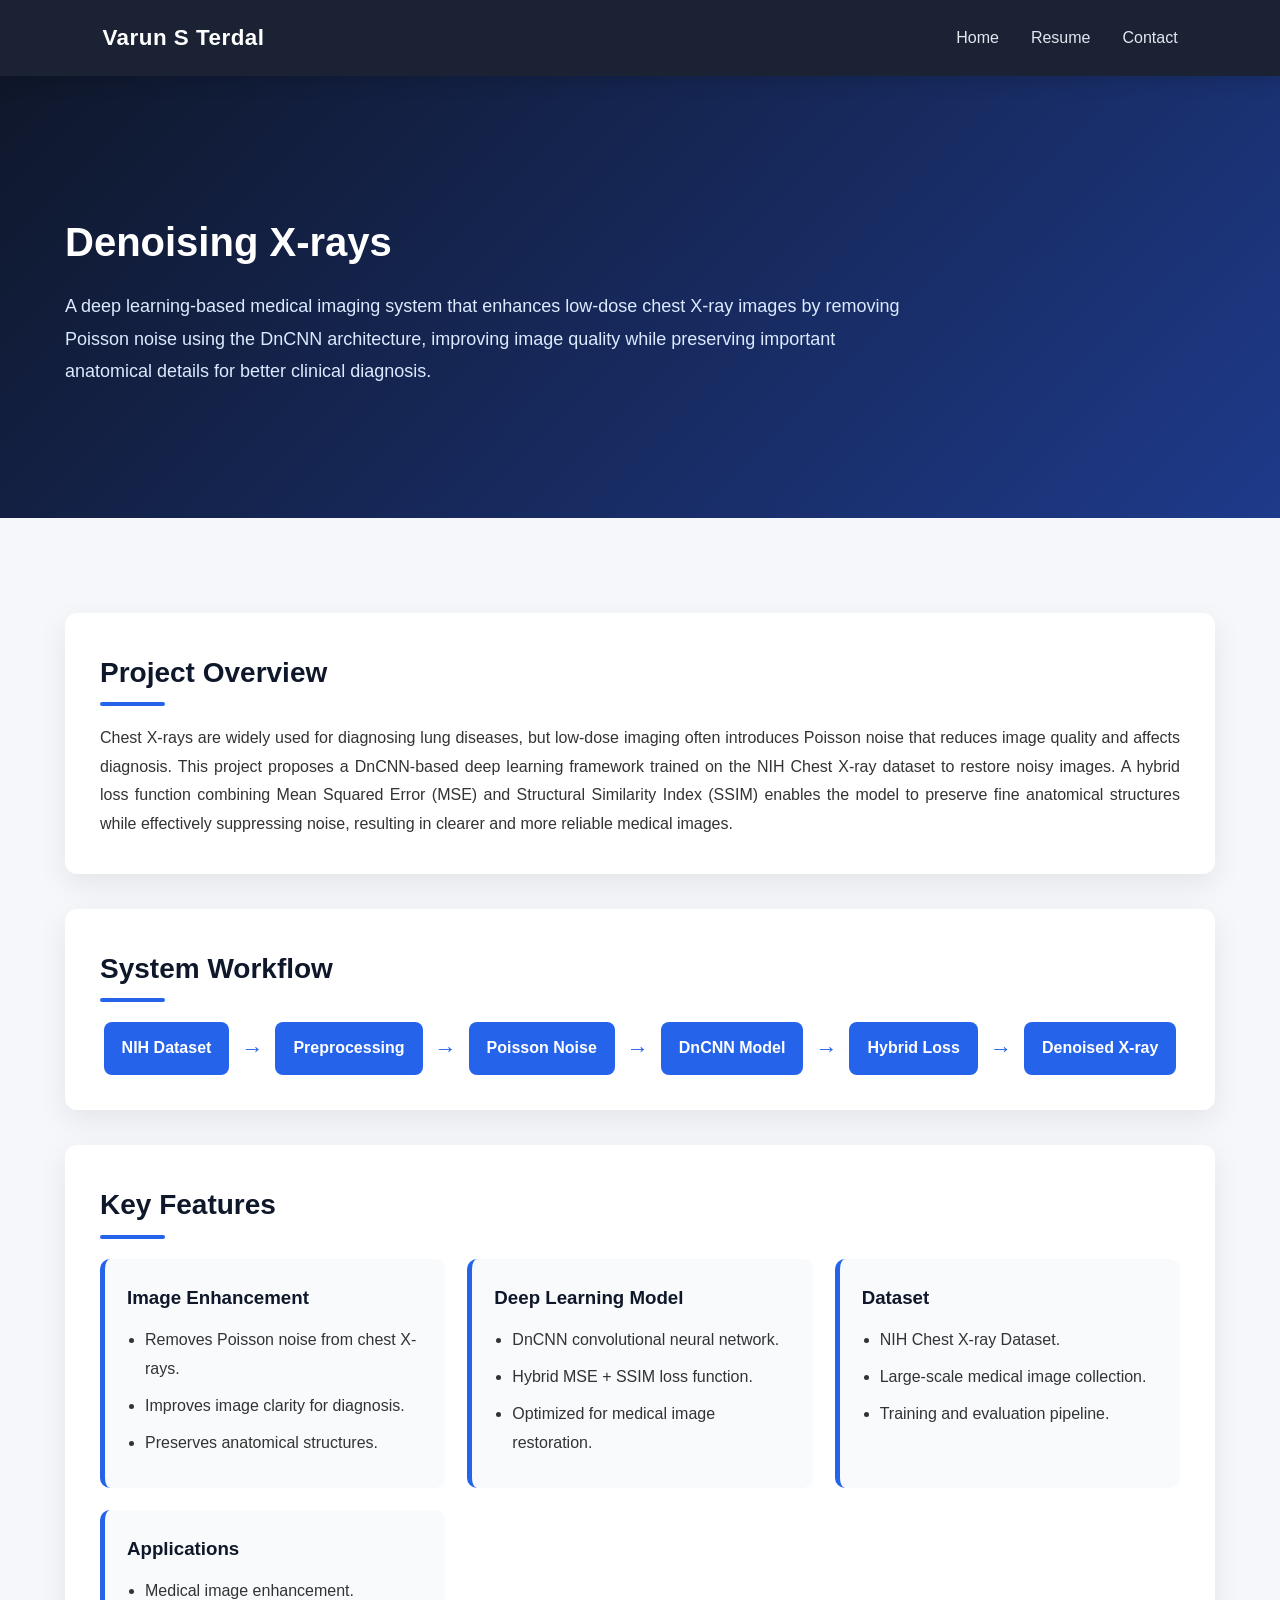
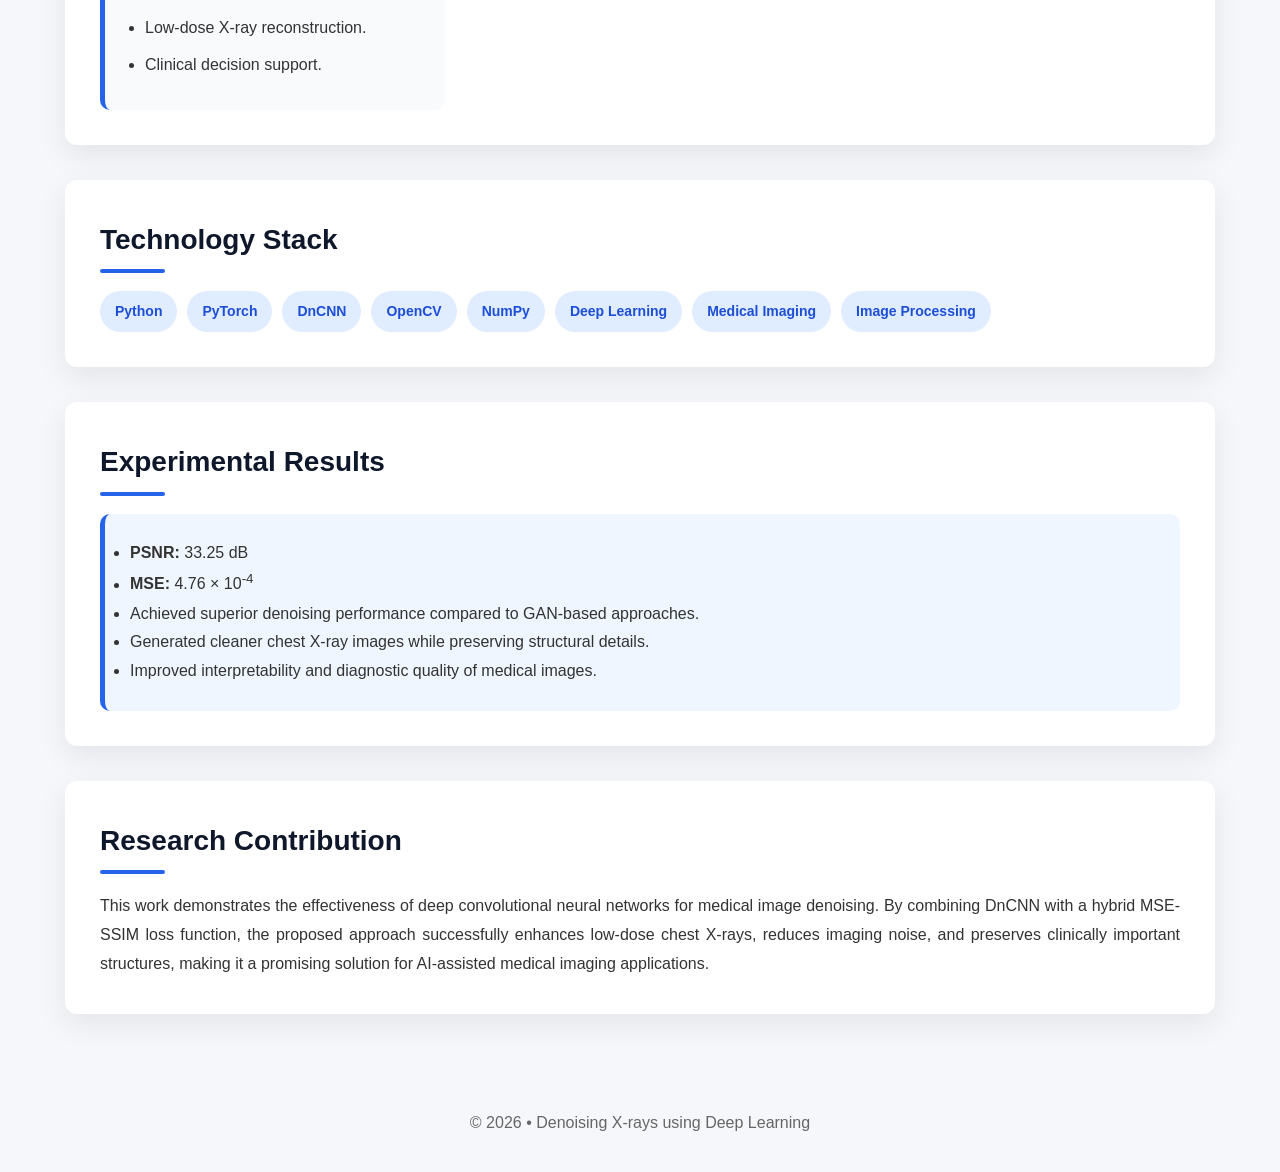
<file: projects/xray-denoising.html>
<!DOCTYPE html>
<html lang="en">
<head>
    <nav class="navbar__container">

        <a href="../index.html" class="navbar__logo">

            Varun S Terdal

        </a>

        <ul class="navbar__links">

            <li><a href="../index.html">Home</a></li>

            <li><a href="../Resume.pdf" target="_blank">Resume</a></li>

            <li><a href="../index.html#contact">Contact</a></li>

        </ul>

    </nav>

<meta charset="UTF-8">
<meta name="viewport" content="width=device-width, initial-scale=1.0">
<title>Denoising X-rays | Varun S Terdal</title>

<style>
*{
    margin:0;
    padding:0;
    box-sizing:border-box;
    font-family:'Segoe UI',sans-serif;
}
/* =========================
   NAVBAR
========================= */

.navbar__container{
    position: sticky;
    top: 0;
    z-index: 1000;

    display: flex;
    justify-content: space-between;
    align-items: center;

    width: 100%;
    padding: 18px 8%;

    background: rgba(15, 23, 42, 0.95);
    backdrop-filter: blur(12px);
    -webkit-backdrop-filter: blur(12px);

    box-shadow: 0 4px 18px rgba(0,0,0,0.15);
}

.navbar__logo{
    text-decoration: none;
    color: #ffffff;
    font-size: 1.4rem;
    font-weight: 700;
    letter-spacing: 0.5px;
    transition: .3s;
}

.navbar__logo:hover{
    color: #60a5fa;
}

.navbar__links{
    display: flex;
    align-items: center;
    gap: 32px;
    list-style: none;
}

.navbar__links li{
    list-style: none;
}

.navbar__links a{
    position: relative;
    text-decoration: none;
    color: #e2e8f0;
    font-size: 1rem;
    font-weight: 500;
    transition: .3s;
}

.navbar__links a:hover{
    color: #60a5fa;
}

.navbar__links a::after{
    content: "";
    position: absolute;
    left: 0;
    bottom: -6px;
    width: 0%;
    height: 2px;
    background: #60a5fa;
    transition: .3s;
}

.navbar__links a:hover::after{
    width: 100%;
}

/* Responsive */

@media (max-width:768px){

    .navbar__container{
        flex-direction: column;
        gap: 15px;
        padding: 18px 5%;
    }

    .navbar__links{
        gap: 18px;
        flex-wrap: wrap;
        justify-content: center;
    }

    .navbar__logo{
        font-size: 1.2rem;
    }

}
body{
    background:#f5f7fa;
    color:#333;
    line-height:1.8;
}

.container{
    width:90%;
    max-width:1150px;
    margin:auto;
    padding:60px 0;
}

.hero{
    background:linear-gradient(135deg,#0f172a,#1e3a8a);
    color:#fff;
    padding:70px 0;
}

.hero h1{
    font-size:40px;
    margin-bottom:12px;
}

.hero p{
    max-width:850px;
    color:#dbeafe;
    font-size:18px;
}

.card{
    background:#fff;
    padding:35px;
    border-radius:12px;
    margin-top:35px;
    box-shadow:0 10px 30px rgba(0,0,0,.08);
}

.section-title{
    font-size:28px;
    margin-bottom:18px;
    color:#0f172a;
    position:relative;
    padding-bottom:8px;
}

.section-title::after{
    content:"";
    position:absolute;
    bottom:0;
    left:0;
    width:65px;
    height:4px;
    background:#2563eb;
    border-radius:20px;
}

.grid{
    display:grid;
    grid-template-columns:repeat(auto-fit,minmax(300px,1fr));
    gap:22px;
    margin-top:20px;
}

.box{
    background:#f8fafc;
    border-left:5px solid #2563eb;
    padding:22px;
    border-radius:10px;
}

.box h3{
    margin-bottom:12px;
    color:#0f172a;
}

.box ul{
    padding-left:18px;
}

.box li{
    margin-bottom:8px;
}

.workflow{
    display:flex;
    flex-wrap:wrap;
    justify-content:center;
    gap:12px;
    margin-top:20px;
}

.step{
    background:#2563eb;
    color:#fff;
    padding:12px 18px;
    border-radius:8px;
    font-weight:600;
}

.arrow{
    display:flex;
    align-items:center;
    font-size:22px;
    color:#2563eb;
}

.tech{
    display:flex;
    flex-wrap:wrap;
    gap:10px;
    margin-top:18px;
}

.tech span{
    background:#e0ecff;
    color:#1d4ed8;
    padding:8px 15px;
    border-radius:25px;
    font-size:14px;
    font-weight:600;
}

.result{
    background:#eff6ff;
    border-left:5px solid #2563eb;
    padding:25px;
    border-radius:10px;
}

.footer{
    text-align:center;
    color:#666;
    padding:35px;
}

@media(max-width:768px){
.arrow{display:none;}
.hero h1{font-size:32px;}
.section-title{font-size:24px;}
}
</style>

</head>
<body>

<section class="hero">
<div class="container">
<h1>Denoising X-rays</h1>
<p>
A deep learning-based medical imaging system that enhances low-dose chest X-ray images by removing Poisson noise using the DnCNN architecture, improving image quality while preserving important anatomical details for better clinical diagnosis.
</p>
</div>
</section>

<div class="container">

<div class="card">
<h2 class="section-title">Project Overview</h2>

<p style="text-align:justify;">
Chest X-rays are widely used for diagnosing lung diseases, but low-dose imaging often introduces Poisson noise that reduces image quality and affects diagnosis. This project proposes a DnCNN-based deep learning framework trained on the NIH Chest X-ray dataset to restore noisy images. A hybrid loss function combining Mean Squared Error (MSE) and Structural Similarity Index (SSIM) enables the model to preserve fine anatomical structures while effectively suppressing noise, resulting in clearer and more reliable medical images.
</p>

</div>

<div class="card">

<h2 class="section-title">System Workflow</h2>

<div class="workflow">

<div class="step">NIH Dataset</div>
<div class="arrow">→</div>

<div class="step">Preprocessing</div>
<div class="arrow">→</div>

<div class="step">Poisson Noise</div>
<div class="arrow">→</div>

<div class="step">DnCNN Model</div>
<div class="arrow">→</div>

<div class="step">Hybrid Loss</div>
<div class="arrow">→</div>

<div class="step">Denoised X-ray</div>

</div>

</div>

<div class="card">

<h2 class="section-title">Key Features</h2>

<div class="grid">

<div class="box">
<h3>Image Enhancement</h3>
<ul>
<li>Removes Poisson noise from chest X-rays.</li>
<li>Improves image clarity for diagnosis.</li>
<li>Preserves anatomical structures.</li>
</ul>
</div>

<div class="box">
<h3>Deep Learning Model</h3>
<ul>
<li>DnCNN convolutional neural network.</li>
<li>Hybrid MSE + SSIM loss function.</li>
<li>Optimized for medical image restoration.</li>
</ul>
</div>

<div class="box">
<h3>Dataset</h3>
<ul>
<li>NIH Chest X-ray Dataset.</li>
<li>Large-scale medical image collection.</li>
<li>Training and evaluation pipeline.</li>
</ul>
</div>

<div class="box">
<h3>Applications</h3>
<ul>
<li>Medical image enhancement.</li>
<li>Low-dose X-ray reconstruction.</li>
<li>Clinical decision support.</li>
</ul>
</div>

</div>

</div>

<div class="card">

<h2 class="section-title">Technology Stack</h2>

<div class="tech">
<span>Python</span>
<span>PyTorch</span>
<span>DnCNN</span>
<span>OpenCV</span>
<span>NumPy</span>
<span>Deep Learning</span>
<span>Medical Imaging</span>
<span>Image Processing</span>
</div>

</div>

<div class="card">

<h2 class="section-title">Experimental Results</h2>

<div class="result">

<ul>

<li><strong>PSNR:</strong> 33.25 dB</li>

<li><strong>MSE:</strong> 4.76 × 10<sup>-4</sup></li>

<li>Achieved superior denoising performance compared to GAN-based approaches.</li>

<li>Generated cleaner chest X-ray images while preserving structural details.</li>

<li>Improved interpretability and diagnostic quality of medical images.</li>

</ul>

</div>

</div>

<div class="card">

<h2 class="section-title">Research Contribution</h2>

<p style="text-align:justify;">
This work demonstrates the effectiveness of deep convolutional neural networks for medical image denoising. By combining DnCNN with a hybrid MSE-SSIM loss function, the proposed approach successfully enhances low-dose chest X-rays, reduces imaging noise, and preserves clinically important structures, making it a promising solution for AI-assisted medical imaging applications.
</p>

</div>

</div>

<div class="footer">
© 2026 • Denoising X-rays using Deep Learning
</div>

</body>
</html>
</file>
<file: style.css>
/* ==========================================================================
   PORTFOLIO STYLESHEET — Varun S Terdal
   Structure: Variables -> Reset -> Base -> Layout -> Components -> Sections -> Responsive
   ========================================================================== */

/* ---------- 1. CSS VARIABLES (Design Tokens) ---------- */
:root {
  --color-bg: #F8F9FA;
  --color-text: #212529;
  --color-text-muted: #5A6169;
  --color-accent: #4F46E5;
  --color-accent-hover: #4338CA;
  --color-card-bg: #FFFFFF;
  --color-border: #E5E7EB;
  --color-pill-bg: #F1F2F4;

  --shadow-card: 0 4px 6px -1px rgba(0, 0, 0, 0.05);
  --shadow-card-hover: 0 10px 20px -5px rgba(0, 0, 0, 0.08);

  --font-base: 'Inter', system-ui, -apple-system, BlinkMacSystemFont, 'Segoe UI', sans-serif;

  --max-width: 1140px;
  --radius-sm: 6px;
  --radius-md: 12px;
  --radius-full: 999px;

  --transition-fast: 0.2s ease;
}

/* ---------- 2. RESET ---------- */
* {
  margin: 0;
  padding: 0;
  box-sizing: border-box;
}

html {
  scroll-behavior: smooth;
  scroll-padding-top: 80px; /* offset for sticky navbar when jumping to anchors */
}

img {
  max-width: 100%;
  display: block;
}

a {
  text-decoration: none;
  color: inherit;
}

ul {
  list-style: none;
}

/* ---------- 3. BASE STYLES ---------- */
body {
  font-family: var(--font-base);
  background-color: var(--color-bg);
  color: var(--color-text);
  line-height: 1.6;
  -webkit-font-smoothing: antialiased;
}

h1, h2, h3 {
  font-weight: 700;
  line-height: 1.2;
}

/* Visible keyboard focus state for accessibility */
a:focus-visible,
button:focus-visible {
  outline: 2px solid var(--color-accent);
  outline-offset: 3px;
  border-radius: var(--radius-sm);
}

/* ---------- 4. LAYOUT HELPERS ---------- */
.section__container {
  max-width: var(--max-width);
  margin: 0 auto;
  padding: 80px 24px;
}

.section__title {
  font-size: 2rem;
  text-align: center;
  margin-bottom: 12px;
}

.section__subtitle {
  text-align: center;
  color: var(--color-text-muted);
  max-width: 560px;
  margin: 0 auto 48px;
  font-size: 1.05rem;
}

/* ---------- 5. NAVBAR ---------- */
.navbar {
  position: sticky;
  top: 0;
  z-index: 100;
  background-color: rgba(248, 249, 250, 0.85);
  backdrop-filter: blur(8px);
  border-bottom: 1px solid var(--color-border);
}

.navbar__container {
  max-width: var(--max-width);
  margin: 0 auto;
  padding: 18px 24px;
  display: flex;
  align-items: center;
  justify-content: space-between;
}

.navbar__logo {
  font-size: 1.4rem;
  font-weight: 800;
  color: var(--color-text);
  letter-spacing: -0.02em;
}

.navbar__links {
  display: flex;
  gap: 32px;
}

.navbar__link {
  font-weight: 500;
  font-size: 0.95rem;
  color: var(--color-text);
  position: relative;
  transition: color var(--transition-fast);
}

.navbar__link::after {
  content: '';
  position: absolute;
  left: 0;
  bottom: -6px;
  width: 0%;
  height: 2px;
  background-color: var(--color-accent);
  transition: width var(--transition-fast);
}

.navbar__link:hover {
  color: var(--color-accent);
}

.navbar__links{
    position:absolute;
    top:100%;
    left:0;
    width:100%;

    background:#fff;

    display:none;

    flex-direction:column;

    padding:20px 0;

    box-shadow:0 10px 20px rgba(0,0,0,.1);

    z-index:1000;
}

/* Mobile nav toggle — hidden checkbox + hamburger pattern (no JS needed for open/close) */
.navbar__toggle-input {
  display: none;
}

.navbar__toggle-label {
  display: none;
  flex-direction: column;
  gap: 5px;
  cursor: pointer;
  z-index: 101;
}

.navbar__toggle-label span {
  width: 24px;
  height: 2px;
  background-color: var(--color-text);
  border-radius: 2px;
  transition: var(--transition-fast);
}

/* ---------- 6. BUTTONS ---------- */
.btn {
  display: inline-block;
  padding: 13px 28px;
  font-weight: 600;
  font-size: 0.95rem;
  border-radius: var(--radius-sm);
  border: 1.5px solid transparent;
  cursor: pointer;
  transition: transform var(--transition-fast), opacity var(--transition-fast), background-color var(--transition-fast);
}

.btn--filled {
  background-color: var(--color-accent);
  color: #FFFFFF;
}

.btn--filled:hover {
  background-color: var(--color-accent-hover);
  transform: translateY(-2px);
}

.btn--outline {
  background-color: transparent;
  color: var(--color-accent);
  border-color: var(--color-accent);
}

.btn--outline:hover {
  background-color: var(--color-accent);
  color: #FFFFFF;
  transform: translateY(-2px);
}

.btn--small {
  padding: 9px 18px;
  font-size: 0.85rem;
}

/* ---------- 7. HERO SECTION ---------- */
.hero {
  display: flex;
  align-items: center;
  justify-content: center;
  text-align: center;
  min-height: 80vh;
  padding: 60px 24px;
}

.hero__container {
  max-width: 720px;
}

.hero__eyebrow {
  color: var(--color-accent);
  font-weight: 600;
  font-size: 0.9rem;
  letter-spacing: 0.05em;
  text-transform: uppercase;
  margin-bottom: 16px;
}

.hero__heading {
  font-size: clamp(2.2rem, 5vw, 3.4rem);
  margin-bottom: 16px;
  letter-spacing: -0.02em;
}

.hero__subheading {
  font-size: clamp(1.1rem, 2vw, 1.4rem);
  color: var(--color-text-muted);
  font-weight: 500;
  margin-bottom: 20px;
}

.hero__description {
  color: var(--color-text-muted);
  font-size: 1rem;
  max-width: 560px;
  margin: 0 auto 36px;
}

.hero__actions {
  display: flex;
  gap: 16px;
  justify-content: center;
  flex-wrap: wrap;
}

/* ---------- 8. PROJECTS SECTION ---------- */
.projects__grid {
  display: grid;
  grid-template-columns: repeat(3, 1fr);
  gap: 32px;
}

.project-card {
  background-color: var(--color-card-bg);
  border-radius: var(--radius-md);
  box-shadow: var(--shadow-card);
  overflow: hidden;
  display: flex;
  flex-direction: column;
  transition: box-shadow var(--transition-fast), transform var(--transition-fast);
}

.project-card:hover {
  box-shadow: var(--shadow-card-hover);
  transform: translateY(-4px);
}

.project-card__image {
  background-color: #E9ECEF;
  height: 180px;
  display: flex;
  align-items: center;
  justify-content: center;
}

.project-card__image-label {
  color: #9CA3AF;
  font-size: 0.85rem;
  font-weight: 500;
}

.project-card__body {
  padding: 24px;
  display: flex;
  flex-direction: column;
  flex-grow: 1;
}

.project-card__title {
  font-size: 1.15rem;
  margin-bottom: 10px;
}

.project-card__description {
  color: var(--color-text-muted);
  font-size: 0.92rem;
  margin-bottom: 18px;
  flex-grow: 1;
}

.project-card__tags {
  display: flex;
  flex-wrap: wrap;
  gap: 8px;
  margin-bottom: 22px;
}

.pill {
  background-color: var(--color-pill-bg);
  color: var(--color-text);
  font-size: 0.78rem;
  font-weight: 500;
  padding: 5px 12px;
  border-radius: var(--radius-full);
}

.project-card__actions {
  display: flex;
  gap: 12px;
}

.project-card__actions .btn {
  flex: 1;
  text-align: center;
}

/* ---------- 9. SKILLS SECTION ---------- */
/* ==========================================
   SKILLS SECTION
========================================== */

.skills-list{
    max-width:900px;
    margin:auto;
    display:flex;
    flex-direction:column;
    gap:32px;
}

.skills-group h3{
    margin-bottom:14px;
    font-size:1.1rem;
}

.skills-pills{
    display:flex;
    flex-wrap:wrap;
    gap:12px;
}

.skill-pill{
    padding:10px 18px;
    border-radius:999px;
    background:#f3f4f6;
    border:1px solid #e5e7eb;
    font-size:.95rem;
    font-weight:500;
    transition:all .2s ease;
}

.skill-pill:hover{
    transform:translateY(-2px);
}

/* ---------- 10. ACHIEVEMENTS SECTION ---------- */
.achievements {
  background-color: #F1F2F4;
}

.achievements__grid {
  display: grid;
  grid-template-columns: repeat(3, 1fr);
  gap: 24px;
}

.achievement-card {
  background-color: var(--color-card-bg);
  border-radius: var(--radius-md);
  box-shadow: var(--shadow-card);
  padding: 28px 24px;
  text-align: center;
  transition: box-shadow var(--transition-fast), transform var(--transition-fast);
}

.achievement-card:hover {
  box-shadow: var(--shadow-card-hover);
  transform: translateY(-4px);
}

.achievement-card__stat {
  display: block;
  font-size: 2.2rem;
  font-weight: 800;
  color: var(--color-accent);
  letter-spacing: -0.02em;
  margin-bottom: 12px;
}

.achievement-card__title {
  font-size: 1rem;
  font-weight: 600;
  margin-bottom: 10px;
  color: var(--color-text);
}

.achievement-card__desc {
  font-size: 0.88rem;
  color: var(--color-text-muted);
}

/* ---------- 11. CONTACT / FOOTER SECTION ---------- */
.contact {
  background-color: var(--color-text);
  color: #FFFFFF;
}

.contact .section__title {
  color: #FFFFFF;
}

.contact .section__subtitle {
  color: #9CA3AF;
}

.contact__info {
  display: flex;
  justify-content: center;
  gap: 28px;
  flex-wrap: wrap;
  margin-bottom: 28px;
}

.contact__link {
  font-weight: 500;
  font-size: 1rem;
  color: #FFFFFF;
  border-bottom: 1px solid transparent;
  transition: color var(--transition-fast), border-color var(--transition-fast);
}

.contact__link:hover {
  color: var(--color-accent);
  border-bottom-color: var(--color-accent);
}

.contact__social {
  display: flex;
  justify-content: center;
  gap: 24px;
  margin-bottom: 40px;
}

.contact__social-link {
  font-weight: 600;
  font-size: 0.95rem;
  color: #FFFFFF;
  padding: 10px 20px;
  border: 1.5px solid #4B5563;
  border-radius: var(--radius-full);
  transition: border-color var(--transition-fast), color var(--transition-fast);
}

.contact__social-link:hover {
  border-color: var(--color-accent);
  color: var(--color-accent);
}

.contact__copyright {
  text-align: center;
  font-size: 0.85rem;
  color: #6B7280;
}

/* ==========================================================================
   RESPONSIVE — Tablet (≤ 992px)
   ========================================================================== */
@media (max-width: 992px) {
  .projects__grid {
    grid-template-columns: repeat(2, 1fr);
  }

  .achievements__grid {
    grid-template-columns: repeat(2, 1fr);
  }
}

/* ==========================================================================
   RESPONSIVE — Mobile (≤ 768px)
   ========================================================================== */
@media (max-width: 768px) {
  .section__container {
    padding: 60px 20px;
  }

  /* Mobile nav: hamburger + slide-down menu */
  .navbar__toggle-label {
    display: flex;
  }

  .navbar__links {
    position: absolute;
    top: 100%;
    left: 0;
    right: 0;
    flex-direction: column;
    background-color: var(--color-bg);
    border-bottom: 1px solid var(--color-border);
    padding: 16px 24px;
    gap: 18px;
    max-height: 0;
    overflow: hidden;
    transition: max-height var(--transition-fast);
  }

  .navbar__toggle-input:checked ~ .navbar__links {
    max-height: 300px;
    padding: 20px 24px;
  }

  .hero {
    min-height: 70vh;
  }

  .hero__actions {
    flex-direction: column;
    align-items: stretch;
  }

  .projects__grid {
    grid-template-columns: 1fr;
  }

  .skills__grid {
    grid-template-columns: 1fr;
  }

  .achievements__grid {
    grid-template-columns: 1fr;
  }

  .contact__info,
  .contact__social {
    flex-direction: column;
    align-items: center;
  }
}

/* ==========================================================================
   RESPONSIVE — Small Mobile (≤ 480px)
   ========================================================================== */
@media (max-width: 480px) {
  .hero__heading {
    font-size: 1.9rem;
  }

  .section__title {
    font-size: 1.6rem;
  }

  .project-card__actions {
    flex-direction: column;
  }
}
/* ==========================================
   HERO SOCIAL LINKS
========================================== */

.hero__social{
    margin-top:30px;

    display:flex;

    justify-content:center;

    gap:28px;

    flex-wrap:wrap;
}

.hero__social a{

    color:var(--color-text-muted);

    font-weight:600;

    transition:color .2s ease;
}

.hero__social a:hover{

    color:var(--color-accent);
}
/* ==========================================
   EXPERIENCE SECTION
========================================== */

.experience-card{

    max-width:900px;

    margin:auto;

    background:#ffffff;

    border-radius:12px;

    padding:32px;

    box-shadow:var(--shadow-card);
}

.experience-card__header{

    display:flex;

    justify-content:space-between;

    align-items:flex-start;

    gap:20px;

    margin-bottom:24px;

    flex-wrap:wrap;
}

.experience-card__title{

    font-size:1.3rem;

    margin-bottom:6px;
}

.experience-card__company{

    color:var(--color-text-muted);

    font-weight:600;
}

.experience-card__duration{

    color:var(--color-accent);

    font-weight:600;
}

.experience-card__list{

    list-style:disc;

    padding-left:22px;

    display:flex;

    flex-direction:column;

    gap:14px;

    color:var(--color-text-muted);
}
/* ==========================================
   CERTIFICATIONS
========================================== */

.certifications__grid{

    display:grid;

    grid-template-columns:repeat(auto-fit,minmax(280px,1fr));

    gap:28px;

    margin-top:40px;
}

.certificate-card{

    background:#fff;

    border-radius:16px;

    padding:30px;

    text-align:center;

    box-shadow:var(--shadow-card);

    transition:.25s ease;
}

.certificate-card:hover{

    transform:translateY(-6px);
}

.certificate-card__icon{

    font-size:2rem;

    margin-bottom:18px;
}

.certificate-card__title{

    font-size:1.1rem;

    margin-bottom:12px;

    line-height:1.5;
}

.certificate-card__issuer{

    color:var(--color-text-muted);

    margin-bottom:8px;
}

.certificate-card__year{

    display:block;

    font-weight:600;

    margin-bottom:22px;

    color:var(--color-accent);
}
/* ==========================================
   PROJECTS PAGE
========================================== */

.projects-list{

    display:flex;

    flex-direction:column;

    gap:28px;

    margin-top:40px;
}

.project-list-card{

    background:#ffffff;

    border-radius:16px;

    padding:30px;

    box-shadow:var(--shadow-card);

    display:flex;

    justify-content:space-between;

    gap:24px;

    align-items:center;

    flex-wrap:wrap;
}

.project-list-card__buttons{

    display:flex;

    gap:16px;

    flex-wrap:wrap;
}
/* ==========================================
   PROJECT TEMPLATE
========================================== */

.project-hero{
    padding:90px 0 70px;
    background:#f8fafc;
    border-bottom:1px solid #e5e7eb;
}

.project-section{
    padding:60px 0;
}

.project-section h2{
    margin-bottom:22px;
    font-size:2rem;
    font-weight:700;
    color:#111827;
}

.project-section p{
    max-width:900px;
    line-height:1.9;
    color:#4b5563;
    text-align:justify;
}

.project-section ul{
    padding-left:22px;
    line-height:2;
    color:#4b5563;
}

.project-section li{
    margin-bottom:10px;
}
</file>
